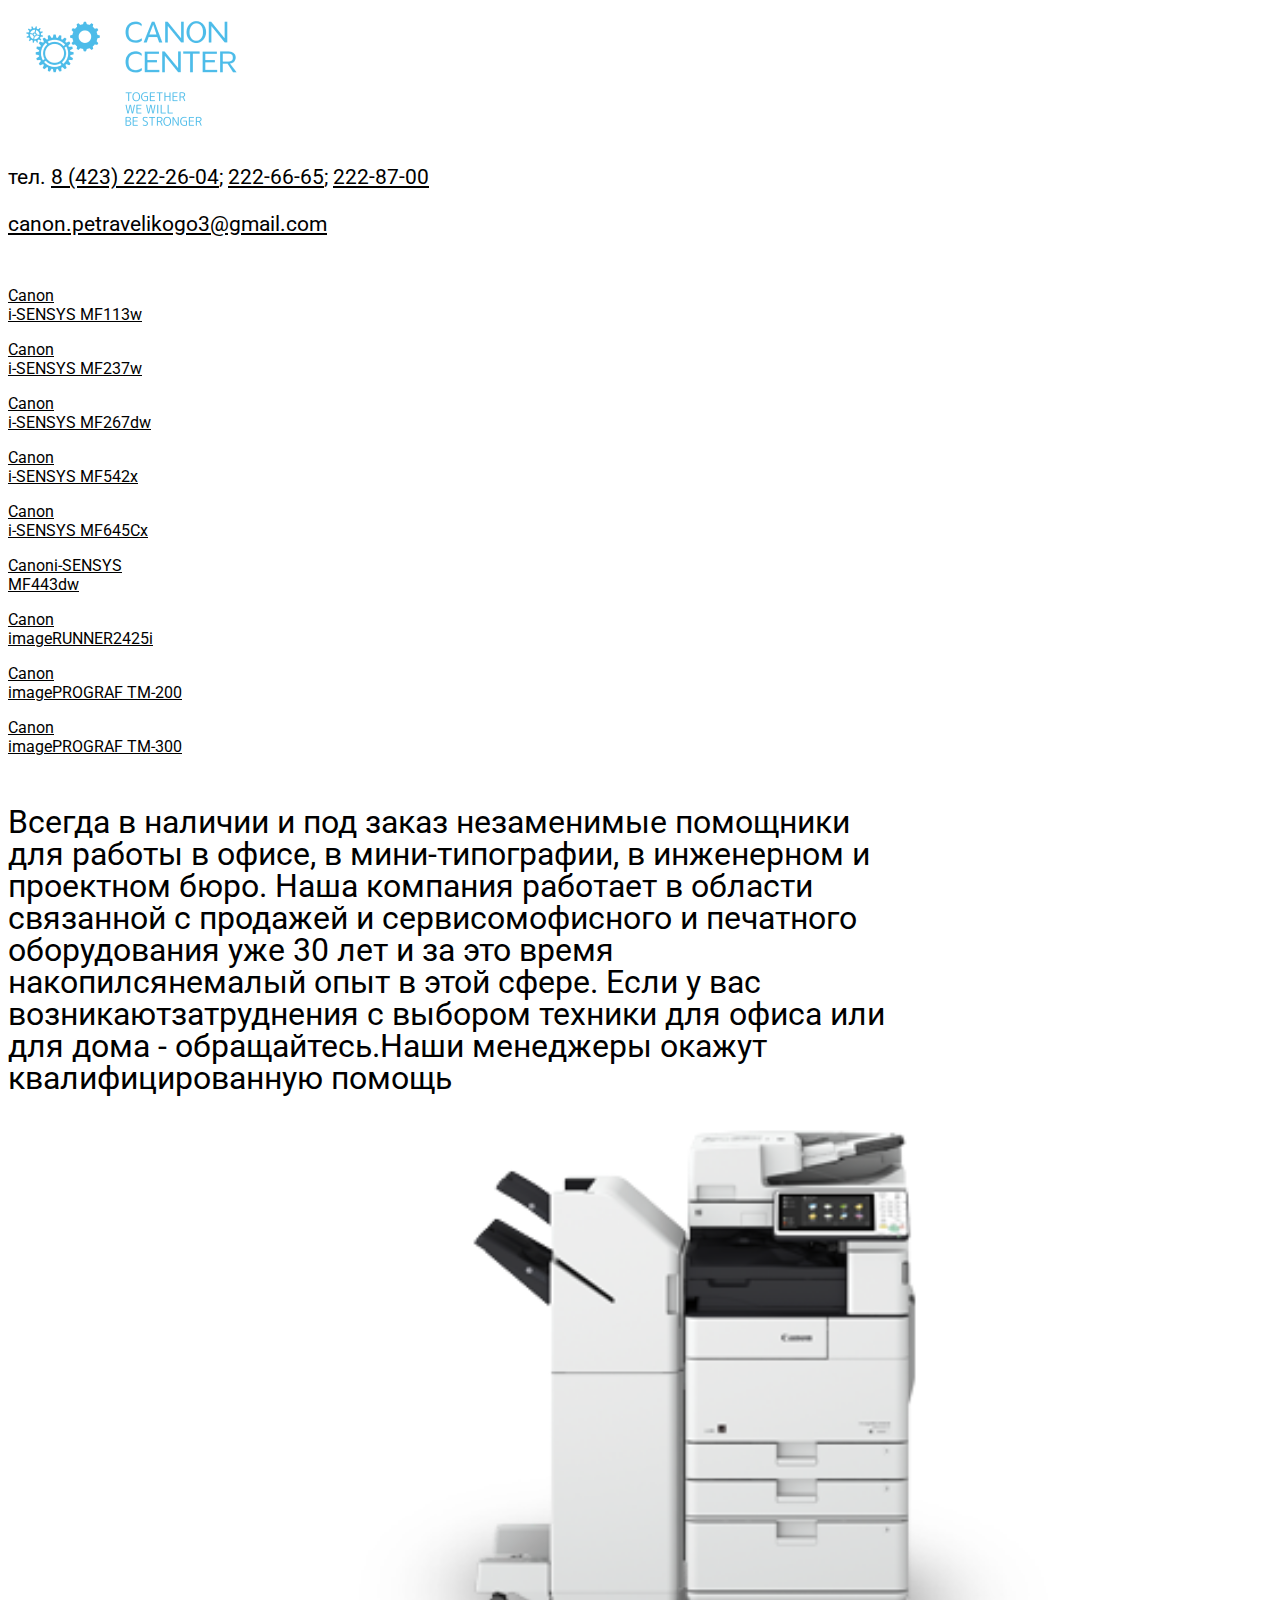
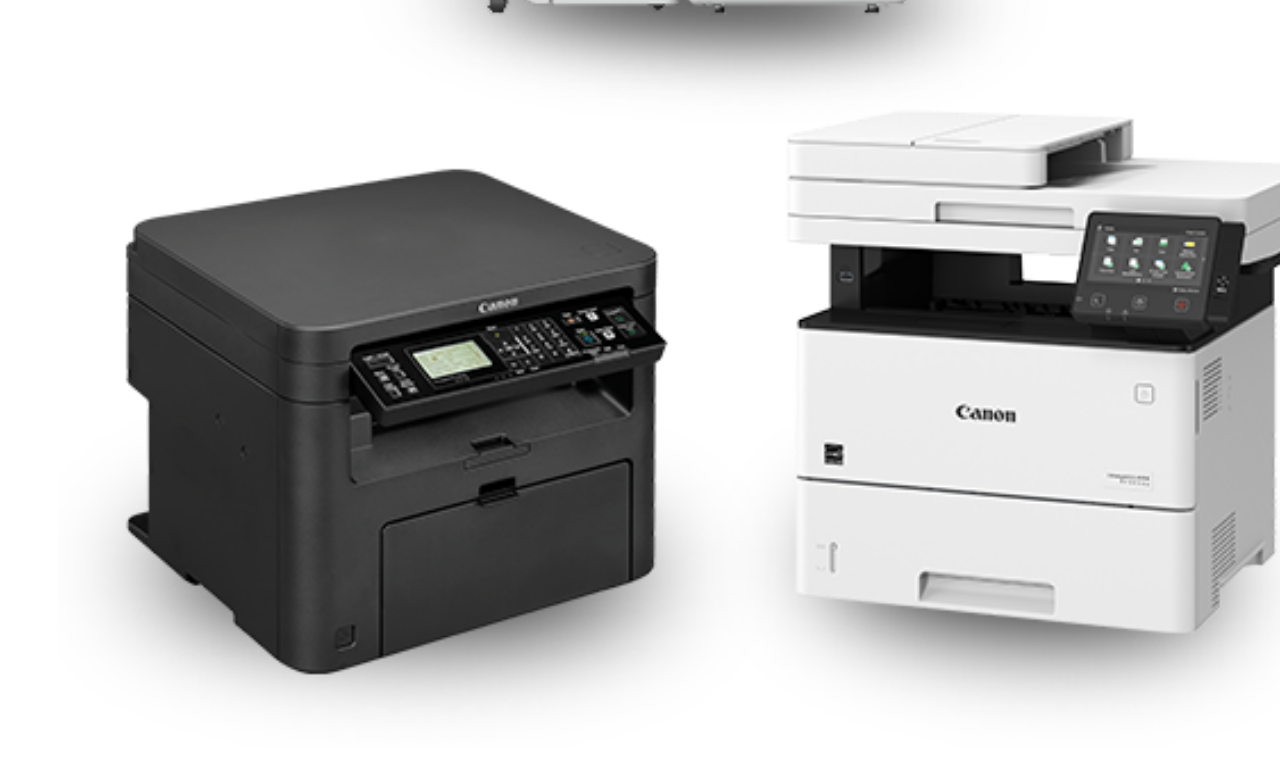
<file: index.html>
<!DOCTYPE html>

<html>


<head>
    <meta name="viewport" content="width=device-width, initial-scale=1">

    <link rel="preconnect" href="https://fonts.googleapis.com">
    <link rel="preconnect" href="https://fonts.gstatic.com" crossorigin>
    <link href="https://fonts.googleapis.com/css2?family=Roboto&display=swap" rel="stylesheet">
    <link rel="stylesheet" href="https://cdn.jsdelivr.net/npm/bootstrap@5.1.3/dist/css/bootstrap.min.css" integrity="sha384-1BmE4kWBq78iYhFldvKuhfTAU6auU8tT94WrHftjDbrCEXSU1oBoqyl2QvZ6jIW3" crossorigin="anonymous">
    
    <style>
        a {
            color: black !important;
        }
        
        body {
            font-family: 'Roboto', sans-serif;
        }

        .links p {
            margin-bottom: 0;  
        }

        .firstrow {
            margin-bottom: 50px;
        }

        .links {
            font-size: 16pt;
        }

        .link {
            font-size: 12pt;
            margin-right: 50px;
        }

        .text {
            width: 70%;
            min-width: 70%;
            font-size: 24pt;
            line-height: 24pt;
        }

        .img {
            position: absolute;
            top: 0;
            right: 0;
            width: 40%;
            margin-left: 50px;
        }

        .img img {
            width: 100%;
        }

        .main {
            margin-top: 50px;
        }

        @media (max-width: 1400px) {
            .img {
                position: static;
                width: 100%;
            }
        }

        @media (max-width: 1200px) {
            .main {
                display: block !important;
            }
            .text{
                width: 100%;
            }
            .img {
                width: 100%;
                margin-left: 0;
                margin-top: 50px;
            }
        }

        @media (max-width: 700px) {
            .firstrow {
                display: block !important;
            }

            .links {
                margin-top: 50px;
            }

            .logo {
                display: flex;
                justify-content: center;
            }
        }
    </style>

</head>


<body>

    <div class="container-fluid">
        <div class="d-flex justify-content-between align-items-center firstrow">
            <div class="logo">
                <img src="img/logo.png">
            </div>
            <div class="links">
                <p>тел. <a href="tel:84232222604">8 (423) 222-26-04</a>; <a href="tel:2226665">222-66-65</a>; <a href="tel:2228700">222-87-00</a></p>
                <p><a href="mailto:canon.petravelikogo3@gmail.com">canon.petravelikogo3@gmail.com</a></p>
            </div>
        </div>

        <div class="d-flex flex-wrap">
            <p class="link">
                <a href="http://canoni-sensysmf113w/">
                    Canon<br>
                    i-SENSYS MF113w
                </a>
            </p>
            <p class="link">
                <a href="http://canoni-sensysmf237w/">
                    Canon<br>
                    i-SENSYS MF237w
                </a>
            </p>
            <p class="link">
                <a href="http://canoni-sensysmf267dw/">
                    Canon<br>
                    i-SENSYS MF267dw
                </a>
            </p>
            <p class="link">
                <a href="http://canoni-sensysmf542x/">
                    Canon<br>
                    i-SENSYS MF542x
                </a>
            </p>
            <p class="link">
                <a href="http://canoni-sensysmf645cx/">
                    Canon<br>
                    i-SENSYS MF645Cx
                </a>
            </p>
            <p class="link">
                <a href="http://canoni-sensysmf443dw/">
                    Canoni-SENSYS<br>
                    MF443dw
                </a>
            </p>
            <p class="link">
                <a href="http://canonimagerunner2425i/">
                    Canon<br>
                    imageRUNNER2425i
                </a>
            </p>
            <p class="link">
                <a href="http://canonimageprograftm-200/">
                    Canon<br>
                    imagePROGRAF TM-200
                </a>
            </p>
            <p class="link">
                <a href="http://canonimageprograftm-300/">
                    Canon<br>
                    imagePROGRAF TM-300
                </a>
            </p>
            
        </div>

        <div class="position-relative main d-flex">
            <p class="text">
                Всегда в наличии и под заказ незаменимые помощники  для работы в офисе,
                в мини-типографии, в инженерном и проектном бюро. Наша компания работает в области связанной с продажей и сервисомофисного и печатного оборудования уже 30 лет и за это время накопилсянемалый опыт в этой сфере. Если у вас возникаютзатруднения с выбором техники для офиса или для дома - обращайтесь.Наши менеджеры окажут квалифицированную помощь
            </p>
            <div class="img">
                <img src="img/image.png">
            </div>
        </div>
    </div>

</body>


</html>
</file>
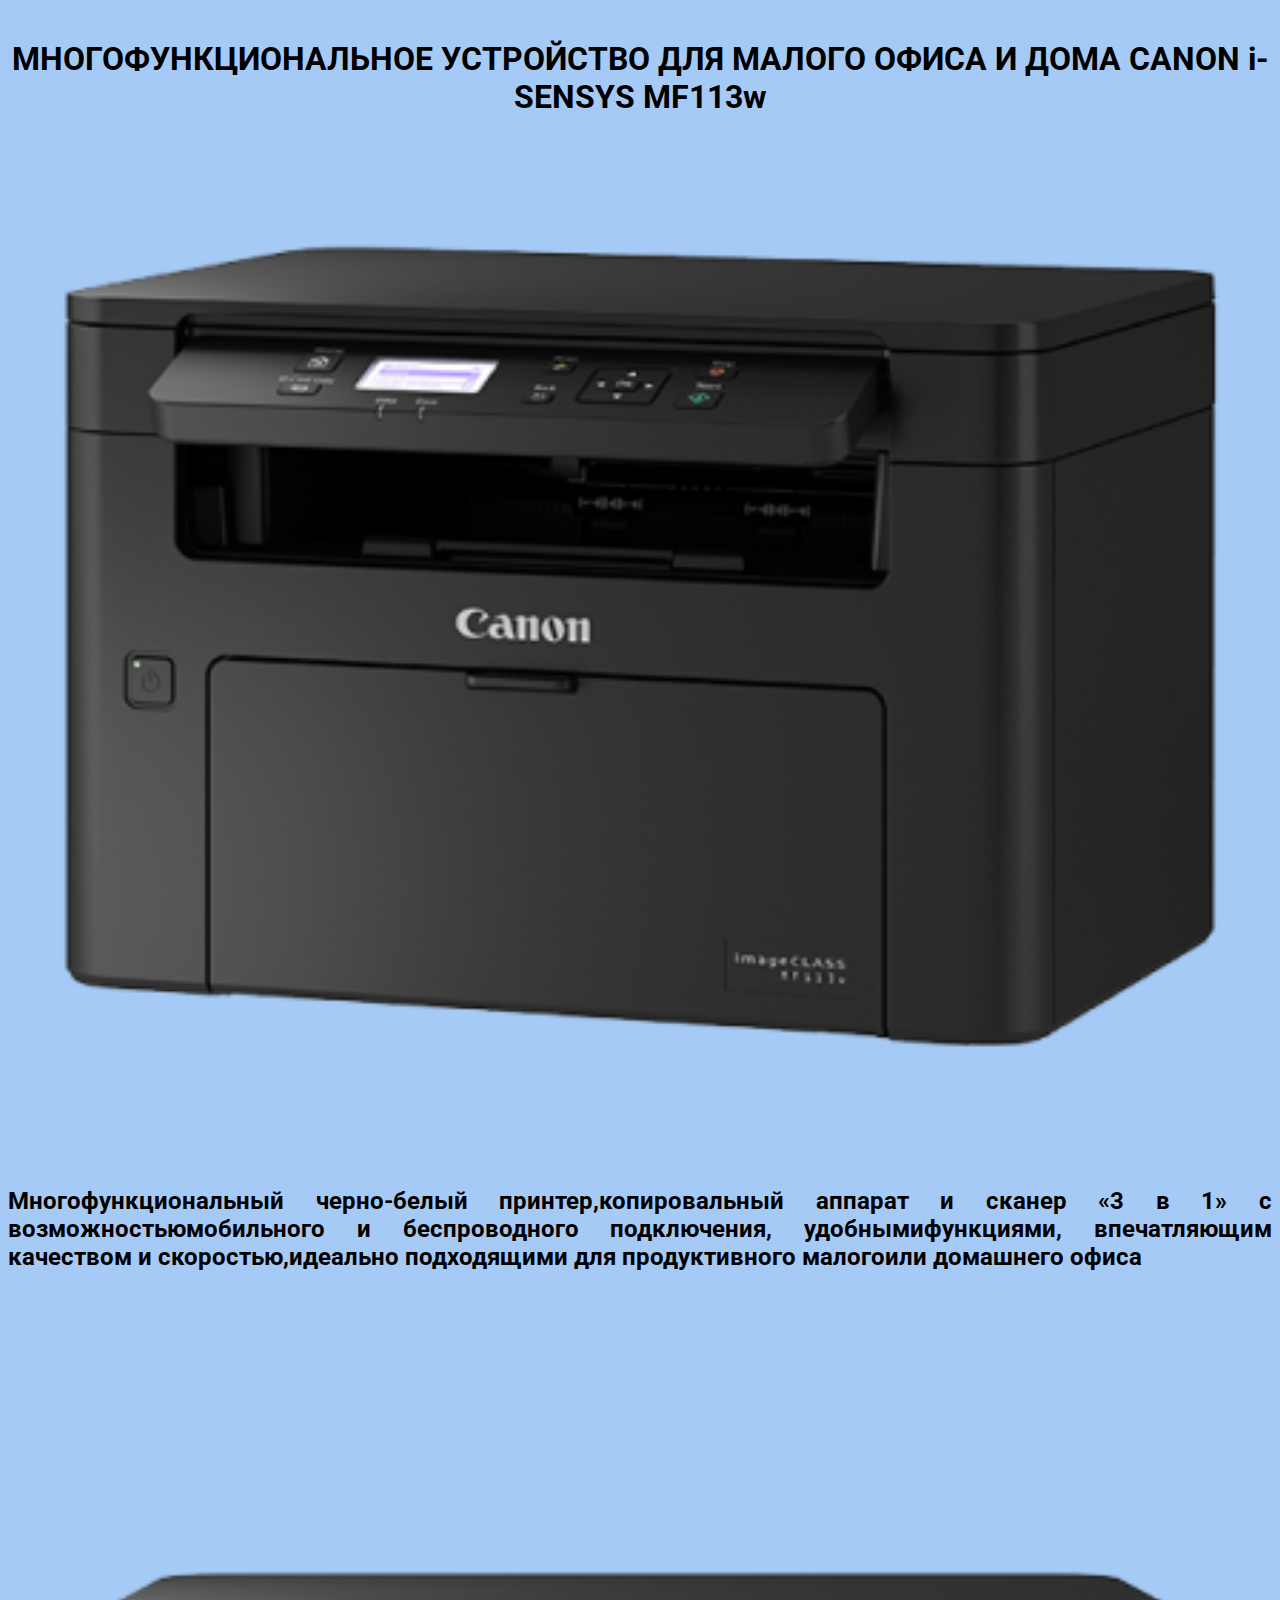
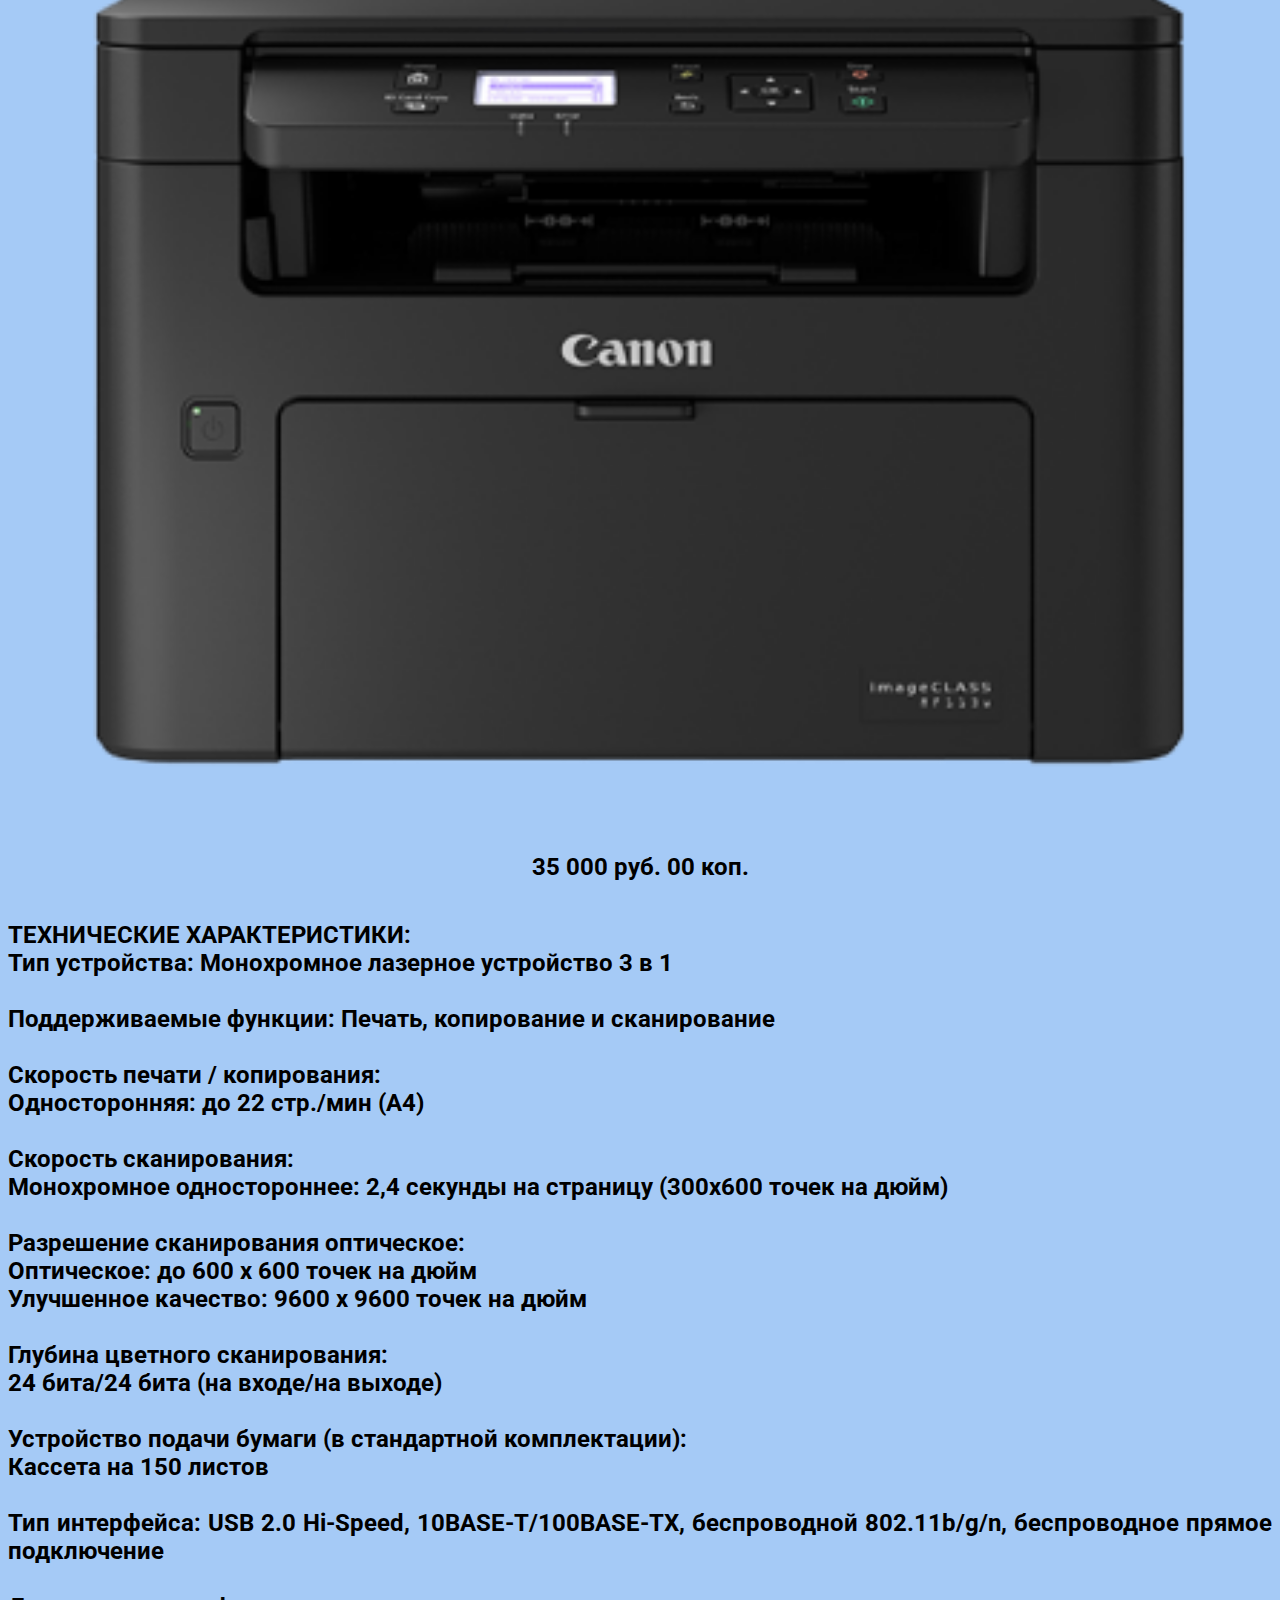
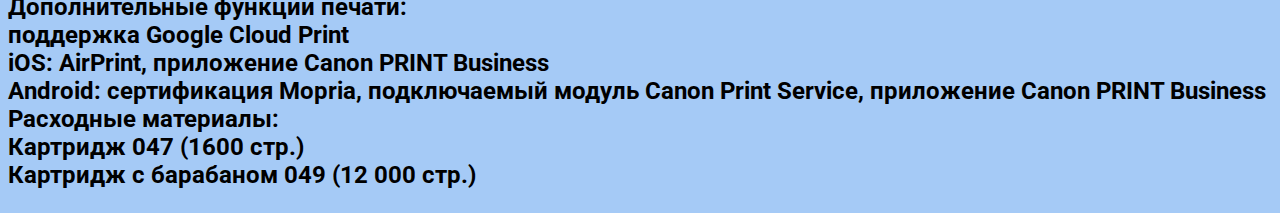
<file: canoni-sensysmf113w.html>
<!DOCTYPE html>

<html>


<head>
    <meta name="viewport" content="width=device-width, initial-scale=1">

    <link rel="preconnect" href="https://fonts.googleapis.com">
    <link rel="preconnect" href="https://fonts.gstatic.com" crossorigin>
    <link href="https://fonts.googleapis.com/css2?family=Roboto&display=swap" rel="stylesheet">
    <link rel="stylesheet" href="https://cdn.jsdelivr.net/npm/bootstrap@5.1.3/dist/css/bootstrap.min.css" integrity="sha384-1BmE4kWBq78iYhFldvKuhfTAU6auU8tT94WrHftjDbrCEXSU1oBoqyl2QvZ6jIW3" crossorigin="anonymous">
    
    <link rel="stylesheet" href="style.css">

</head>


<body>

    <div class="container">
        <h1>МНОГОФУНКЦИОНАЛЬНОЕ УСТРОЙСТВО ДЛЯ МАЛОГО ОФИСА И ДОМА CANON i-SENSYS MF113w </h1>


        <div class="row flex-lg-row-reverse">
            <div class="img col-xs-12 col-lg-4">
                <img src="img/canoni-sensysmf113w-1.png">
            </div>
            <p class="col">
                Многофункциональный черно-белый принтер,копировальный аппарат и сканер «3 в 1» с возможностьюмобильного и беспроводного подключения, удобнымифункциями, впечатляющим качеством и скоростью,идеально подходящими для продуктивного малогоили домашнего офиса

            </p>
        </div>
        <div class="row">
            <figure class="img col-xs-12 col-lg-4">
                <img src="img/canoni-sensysmf113w-2.png">
                <figcaption>35 000 руб. 00 коп.</figcaption>
            </figure>
        
        <p class="col">
            ТЕХНИЧЕСКИЕ ХАРАКТЕРИСТИКИ:<br>
            Тип устройства: Монохромное лазерное устройство 3 в 1<br>
            <br>
            Поддерживаемые функции: Печать, копирование и сканирование<br>
            <br>
            Скорость печати / копирования:<br>
            Односторонняя: до 22 стр./мин (A4)<br>
            <br>
            Скорость сканирования:<br>
            Монохромное одностороннее: 2,4 секунды на страницу (300x600 точек на дюйм)<br>
            <br>
            Разрешение сканирования оптическое: <br>
            Оптическое: до 600 x 600 точек на дюйм<br>
            Улучшенное качество: 9600 x 9600 точек на дюйм<br>
            <br>
            Глубина цветного сканирования:<br>
            24 бита/24 бита (на входе/на выходе)<br>
            <br>
            Устройство подачи бумаги (в стандартной комплектации):<br>
            Кассета на 150 листов<br>
            <br>
            Тип интерфейса: USB 2.0 Hi-Speed, 10BASE-T/100BASE-TX, беспроводной 802.11b/g/n, беспроводное прямое подключение<br>
            <br>
            Дополнительные функции печати:<br>
            поддержка Google Cloud Print<br>
            iOS: AirPrint, приложение Canon PRINT Business<br>
            Android: сертификация Mopria, подключаемый модуль Canon Print Service, приложение Canon PRINT Business <br>
            Расходные материалы:<br>
            Картридж 047 (1600 стр.)<br>
            Картридж с барабаном 049 (12 000 стр.) <br>


        </p>
        
        </div>
    </div>

    
</body>


</html>
</file>
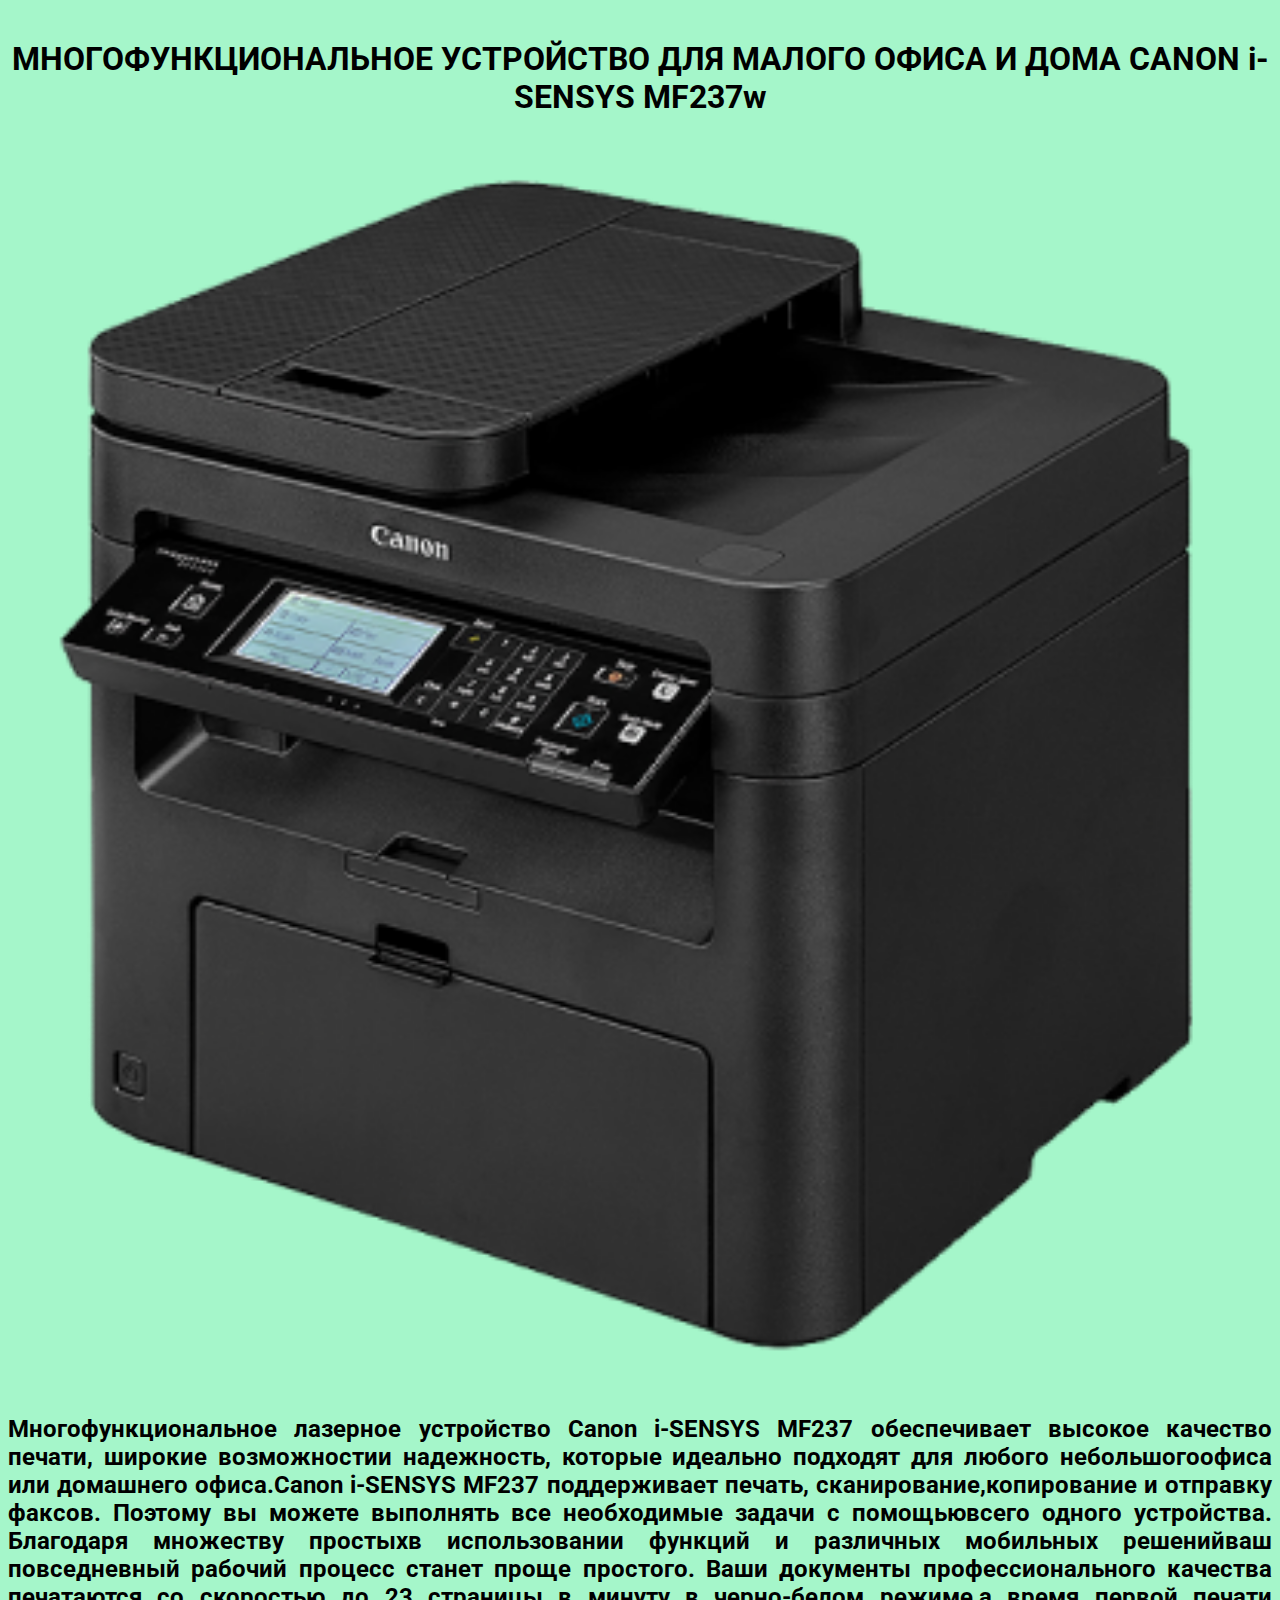
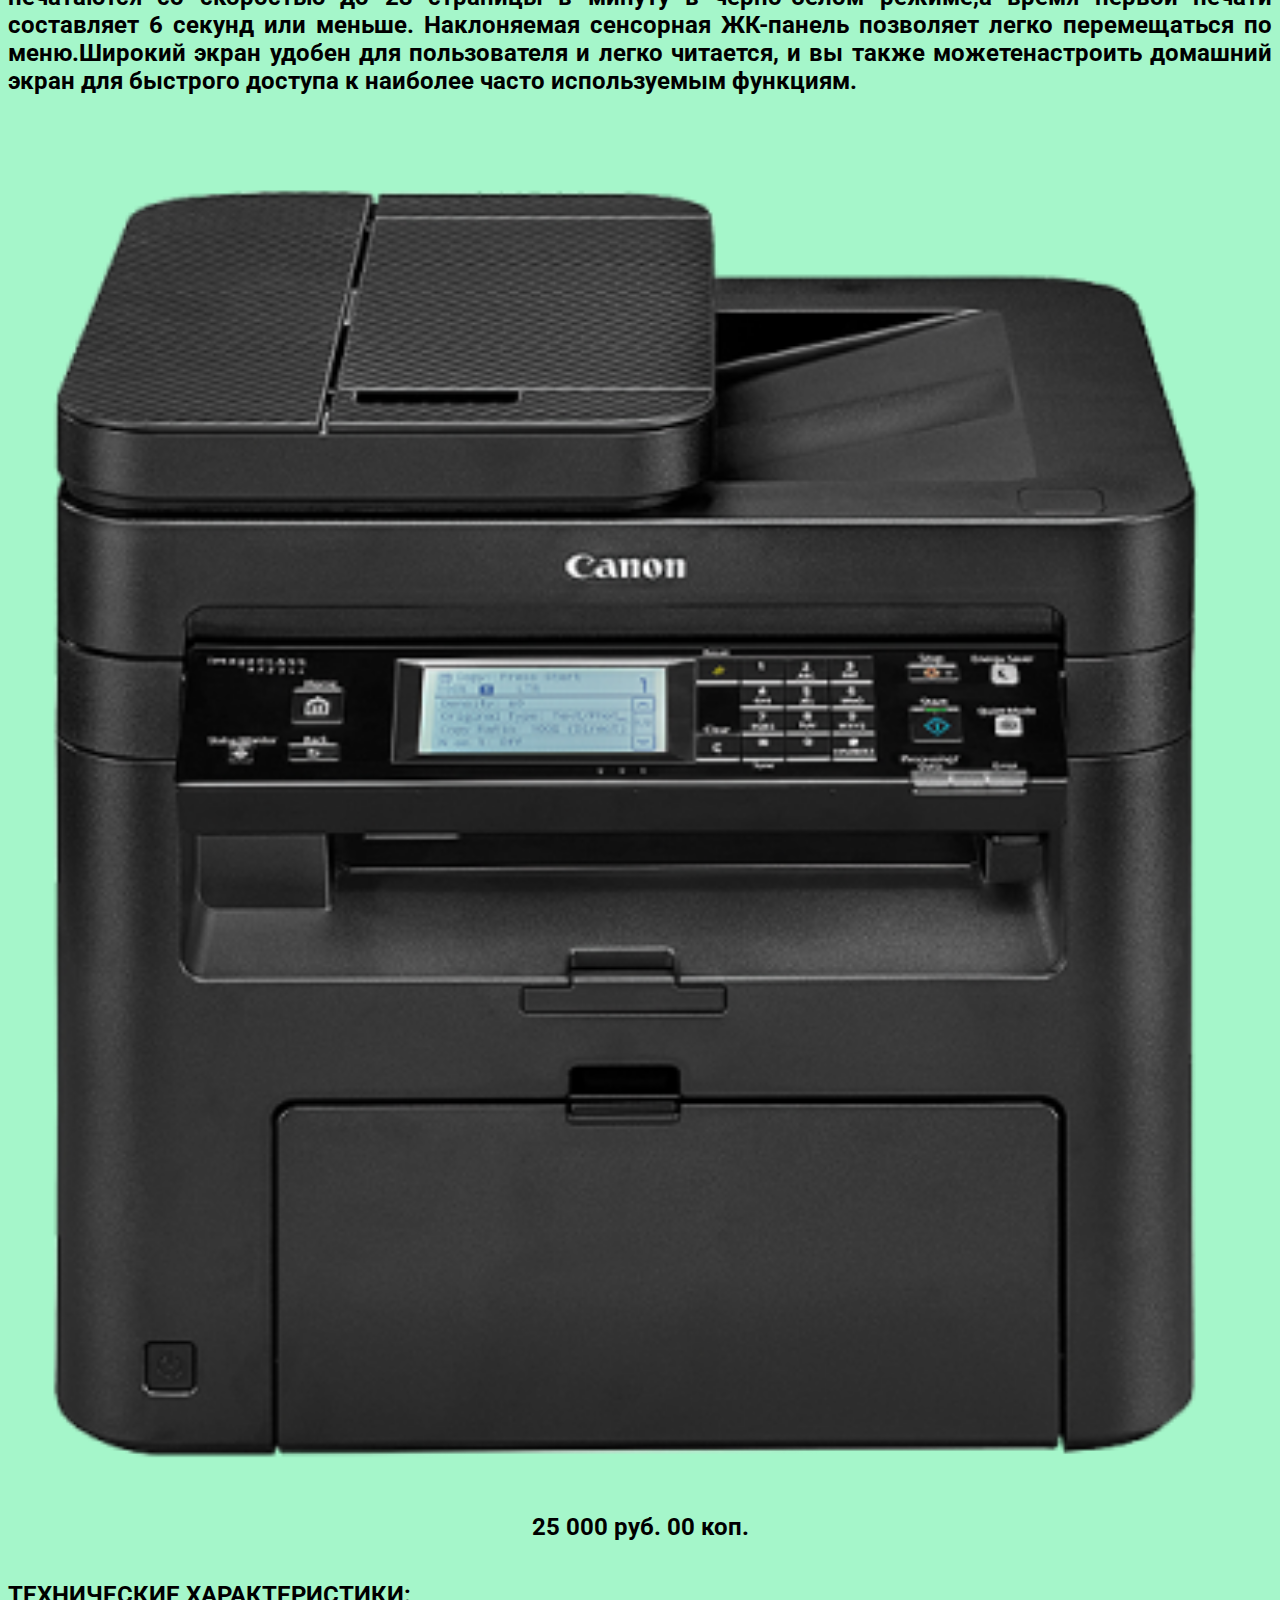
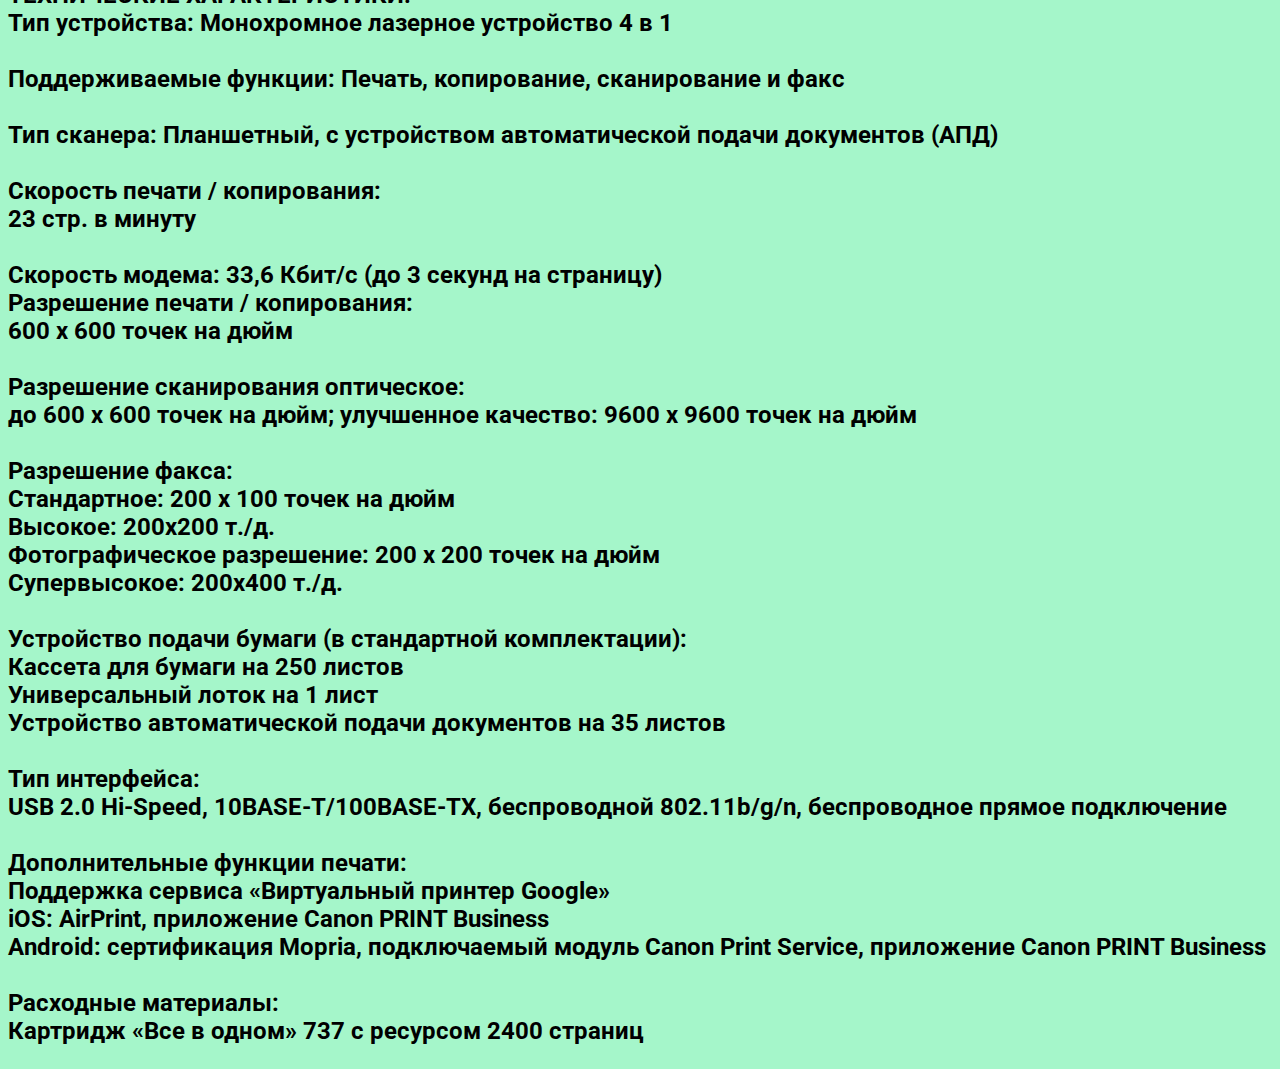
<file: canoni-sensysmf237w.html>
<!DOCTYPE html>

<html>


<head>
    <meta name="viewport" content="width=device-width, initial-scale=1">

    <link rel="preconnect" href="https://fonts.googleapis.com">
    <link rel="preconnect" href="https://fonts.gstatic.com" crossorigin>
    <link href="https://fonts.googleapis.com/css2?family=Roboto&display=swap" rel="stylesheet">
    <link rel="stylesheet" href="https://cdn.jsdelivr.net/npm/bootstrap@5.1.3/dist/css/bootstrap.min.css" integrity="sha384-1BmE4kWBq78iYhFldvKuhfTAU6auU8tT94WrHftjDbrCEXSU1oBoqyl2QvZ6jIW3" crossorigin="anonymous">
    <link rel="stylesheet" href="style.css">

    <style>
        body {
            background-color: rgba(165, 246, 202, 1);
        }
    </style>

</head>


<body>

    <div class="container">
        <h1>МНОГОФУНКЦИОНАЛЬНОЕ УСТРОЙСТВО ДЛЯ МАЛОГО ОФИСА И ДОМА CANON i-SENSYS MF237w</h1>


        <div class="row flex-md-row-reverse">
            <div class="img col-xs-12 col-md-6 col-xl-4">
                <img src="img/canoni-sensysmf237w-1.png">
            </div>
            <p class="col">
                Многофункциональное лазерное устройство Canon i-SENSYS MF237 обеспечивает высокое качество печати, широкие возможностии надежность, которые идеально подходят для любого небольшогоофиса или домашнего офиса.Canon i-SENSYS MF237 поддерживает печать, сканирование,копирование и отправку факсов. Поэтому вы можете выполнять все необходимые задачи с помощьювсего одного устройства. Благодаря множеству простыхв использовании функций и различных мобильных решенийваш повседневный рабочий процесс станет проще простого.
                Ваши документы профессионального качества печатаются со скоростью до 23 страницы в минуту в черно-белом режиме,а время первой печати составляет 6 секунд или меньше. 
                Наклоняемая сенсорная ЖК-панель позволяет легко перемещаться по меню.Широкий экран удобен для пользователя и легко читается, и вы также можетенастроить домашний экран для быстрого доступа к наиболее часто используемым функциям.
            
            </p>
        </div>
        <div class="row">
            <figure class="img col-xs-12 col-md-6 col-xl-4">
                <img src="img/canoni-sensysmf237w-2.png">
                <figcaption>25 000 руб. 00 коп.</figcaption>
            </figure>
            <p class="col">
                ТЕХНИЧЕСКИЕ ХАРАКТЕРИСТИКИ:<br>
                Тип устройства: Монохромное лазерное устройство 4 в 1<br>
                <br>
                Поддерживаемые функции: Печать, копирование, сканирование и факс<br>
                <br>
                Тип сканера: Планшетный, с устройством автоматической подачи документов (АПД)<br>
                <br>
                Скорость печати / копирования:<br>
                23 стр. в минуту<br>
                <br>
                Скорость модема: 33,6 Кбит/с (до 3 секунд на страницу)<br>
                Разрешение печати / копирования:<br>
                600 x 600 точек на дюйм<br>
                <br>
                Разрешение сканирования оптическое: <br>
                до 600 x 600 точек на дюйм; улучшенное качество: 9600 x 9600 точек на дюйм<br>
                <br>
                Разрешение факса:<br>
                Стандартное: 200 x 100 точек на дюйм<br>
                Высокое: 200x200 т./д.<br>
                Фотографическое разрешение: 200 x 200 точек на дюйм<br>
                Супервысокое: 200x400 т./д.<br>
                <br>
                Устройство подачи бумаги (в стандартной комплектации):<br>
                Кассета для бумаги на 250 листов<br>
                Универсальный лоток на 1 лист<br>
                Устройство автоматической подачи документов на 35 листов<br>
                <br>
                Тип интерфейса:<br>
                USB 2.0 Hi-Speed, 10BASE-T/100BASE-TX, беспроводной 802.11b/g/n, беспроводное прямое подключение<br>
                <br>
                Дополнительные функции печати:<br>
                Поддержка сервиса «Виртуальный принтер Google»<br>
                iOS: AirPrint, приложение Canon PRINT Business<br>
                Android: сертификация Mopria, подключаемый модуль Canon Print Service, приложение Canon PRINT Business<br>
                <br>
                Расходные материалы:<br>
                Картридж «Все в одном» 737 с ресурсом 2400 страниц
                            
            </p>
        </div>
        

    </div>

    
</body>


</html>
</file>
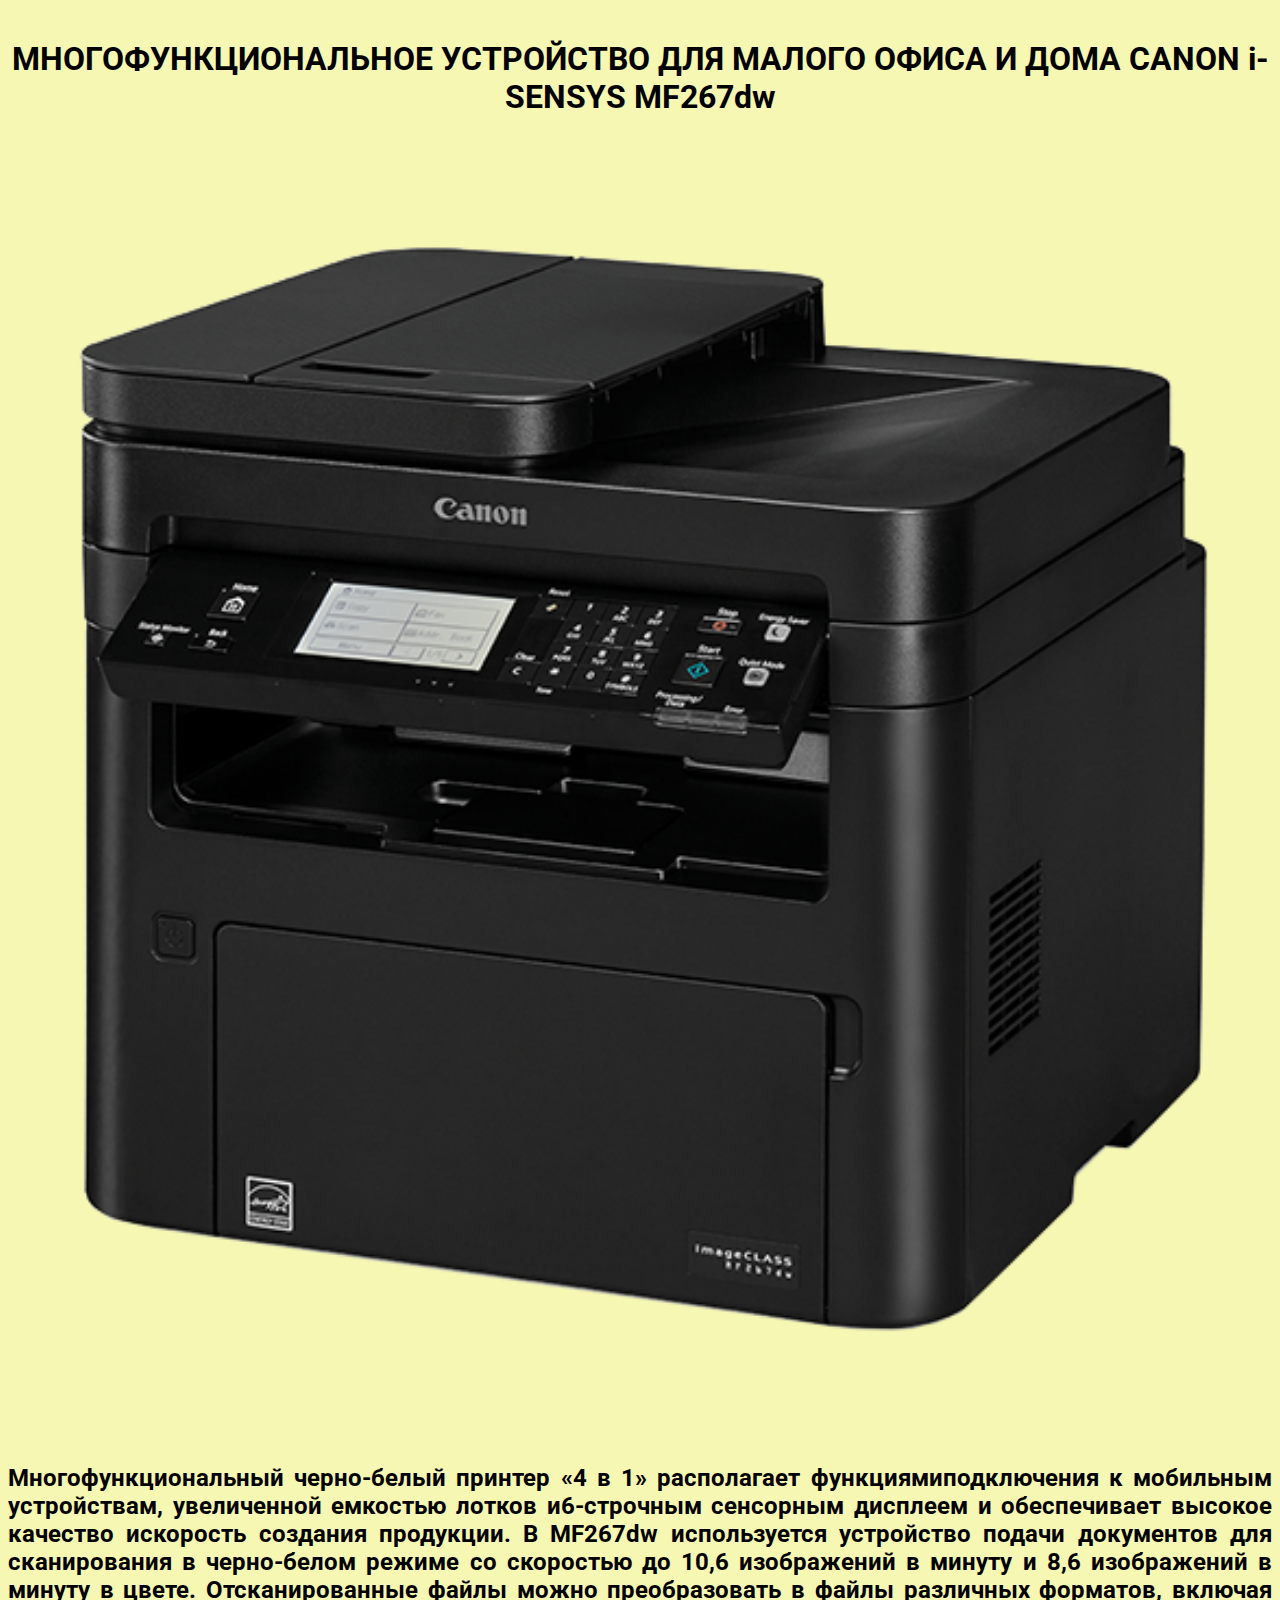
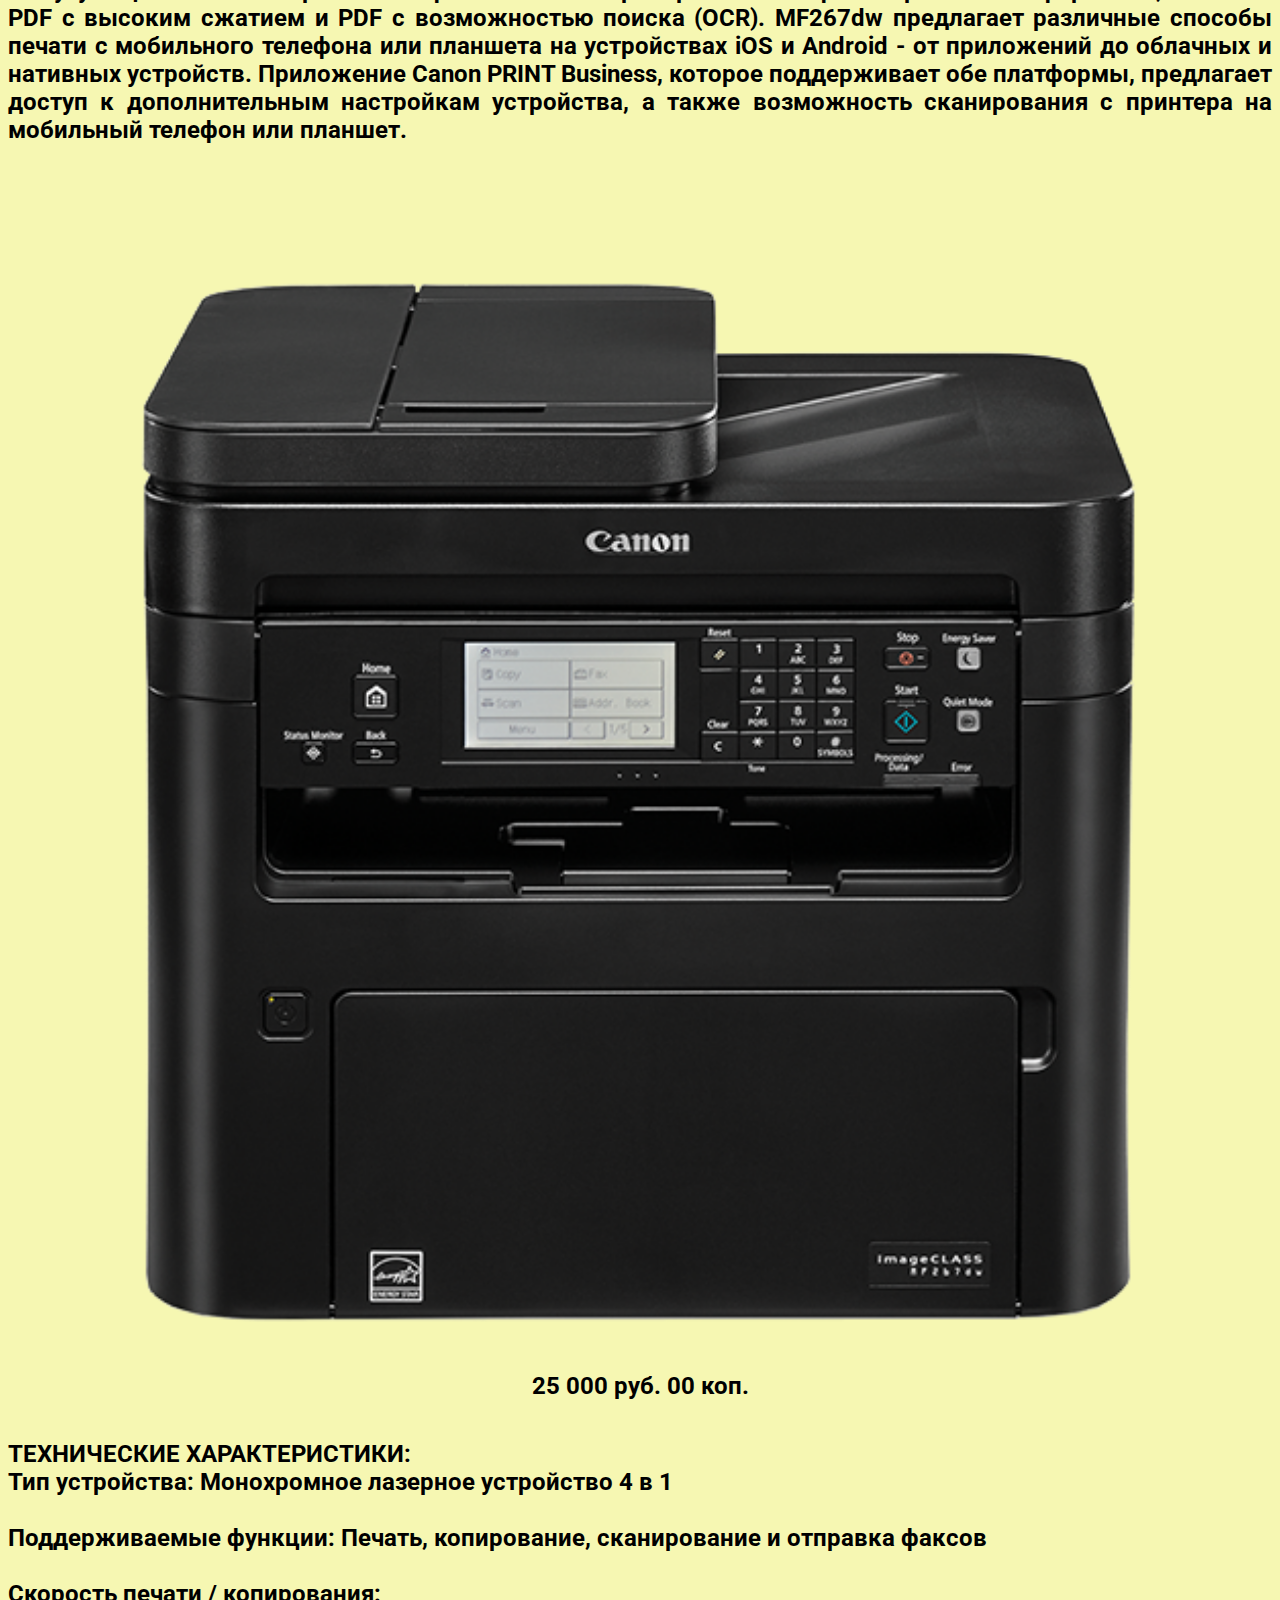
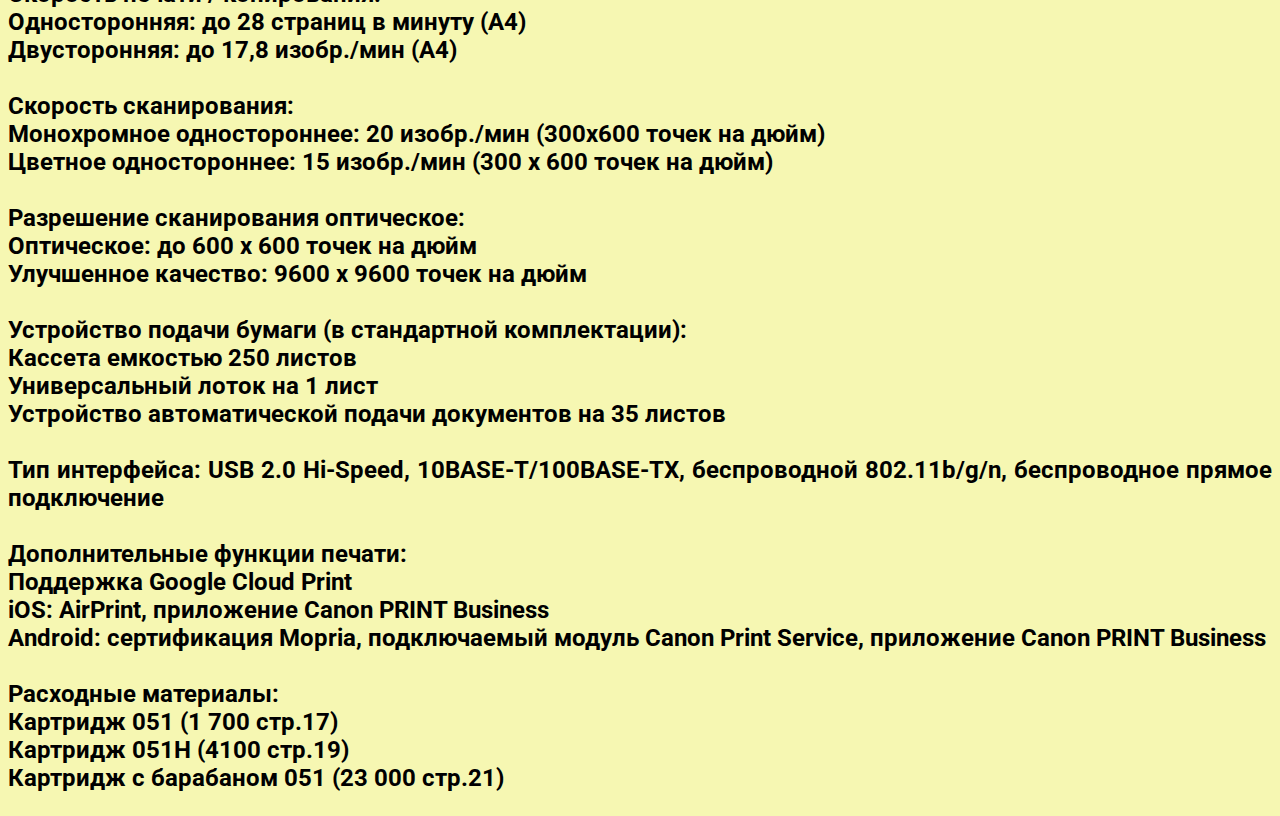
<file: canoni-sensysmf267dw.html>
<!DOCTYPE html>

<html>


<head>
    <meta name="viewport" content="width=device-width, initial-scale=1">

    <link rel="preconnect" href="https://fonts.googleapis.com">
    <link rel="preconnect" href="https://fonts.gstatic.com" crossorigin>
    <link href="https://fonts.googleapis.com/css2?family=Roboto&display=swap" rel="stylesheet">
    <link rel="stylesheet" href="https://cdn.jsdelivr.net/npm/bootstrap@5.1.3/dist/css/bootstrap.min.css" integrity="sha384-1BmE4kWBq78iYhFldvKuhfTAU6auU8tT94WrHftjDbrCEXSU1oBoqyl2QvZ6jIW3" crossorigin="anonymous">
    <link rel="stylesheet" href="style.css">

    <style>
        body {
            background-color: rgba(244, 246, 165, 0.86);
        }
    </style>

</head>


<body>

    <div class="container">
        <h1>МНОГОФУНКЦИОНАЛЬНОЕ УСТРОЙСТВО ДЛЯ МАЛОГО ОФИСА И ДОМА CANON i-SENSYS MF267dw</h1>
        <div class="row flex-lg-row-reverse">
            <div class="img col-xs-12 col-lg-4">
                <img src="img/canoni-sensysmf267dw-1.png">
            </div>
            <p class="col">

                Многофункциональный черно-белый принтер «4 в 1» располагает функциямиподключения к мобильным устройствам, увеличенной емкостью лотков и6-строчным сенсорным дисплеем и обеспечивает высокое качество искорость создания продукции.
                В MF267dw используется устройство подачи документов для сканирования в черно-белом режиме со скоростью до 10,6 изображений в минуту и 8,6 изображений в минуту в цвете. Отсканированные файлы можно преобразовать в файлы различных форматов, включая PDF с высоким сжатием и PDF с возможностью поиска (OCR).
                MF267dw предлагает различные способы печати с мобильного телефона или планшета на устройствах iOS и Android - от приложений до облачных и нативных устройств. Приложение Canon PRINT Business, которое поддерживает обе платформы, предлагает доступ к дополнительным настройкам устройства, а также возможность сканирования с принтера на мобильный телефон или планшет.
            
            </p>
        </div>
        <div class="row">
            <figure class="img col-xs-12 col-lg-4">
                <img src="img/canoni-sensysmf267dw-2.png">
                <figcaption>25 000 руб. 00 коп.</figcaption>
            </figure>

            <p class="col"> 
                ТЕХНИЧЕСКИЕ ХАРАКТЕРИСТИКИ:<br>
                Тип устройства: Монохромное лазерное устройство 4 в 1<br>
                <br>
                Поддерживаемые функции: Печать, копирование, сканирование и отправка факсов<br>
                <br>
                Скорость печати / копирования:<br>
                Односторонняя: до 28 страниц в минуту (A4)<br>
                Двусторонняя: до 17,8 изобр./мин (A4)<br>
                <br>
                Скорость сканирования:<br>
                Монохромное одностороннее: 20 изобр./мин (300x600 точек на дюйм)<br>
                Цветное одностороннее: 15 изобр./мин (300 x 600 точек на дюйм)<br>
                <br>
                Разрешение сканирования оптическое: <br>
                Оптическое: до 600 x 600 точек на дюйм<br>
                Улучшенное качество: 9600 x 9600 точек на дюйм<br>
                <br>
                Устройство подачи бумаги (в стандартной комплектации):<br>
                Кассета емкостью 250 листов<br>
                Универсальный лоток на 1 лист<br>
                Устройство автоматической подачи документов на 35 листов<br>
                <br>
                Тип интерфейса: USB 2.0 Hi-Speed, 10BASE-T/100BASE-TX, беспроводной 802.11b/g/n, беспроводное прямое подключение<br>
                <br>
                Дополнительные функции печати:<br>
                Поддержка Google Cloud Print<br>
                iOS: AirPrint, приложение Canon PRINT Business<br>
                Android: сертификация Mopria, подключаемый модуль Canon Print Service, приложение Canon PRINT Business <br>
                <br>
                Расходные материалы:<br>
                Картридж 051 (1 700 стр.17)<br>
                Картридж 051H (4100 стр.19)<br>
                Картридж с барабаном 051 (23 000 стр.21)<br>
    
                            
            </p>
        </div>

    </div>

    
</body>


</html>
</file>
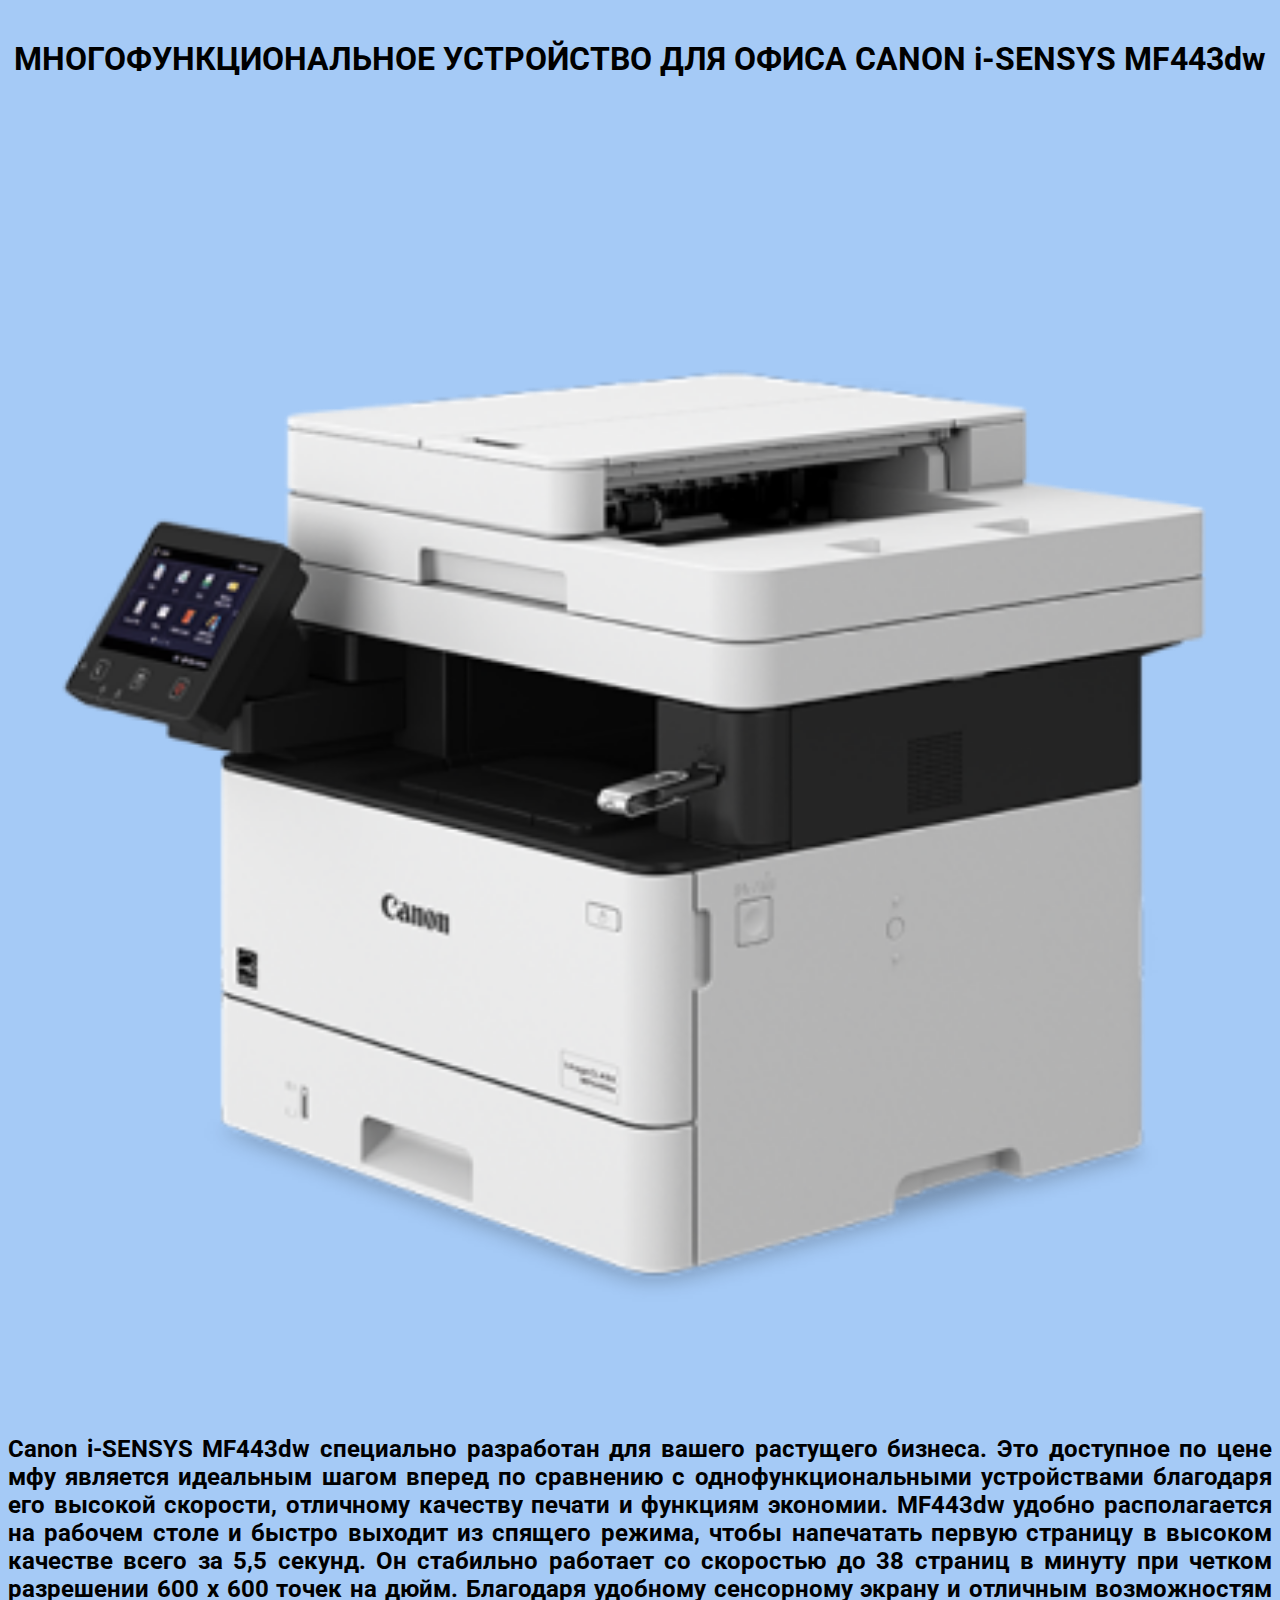
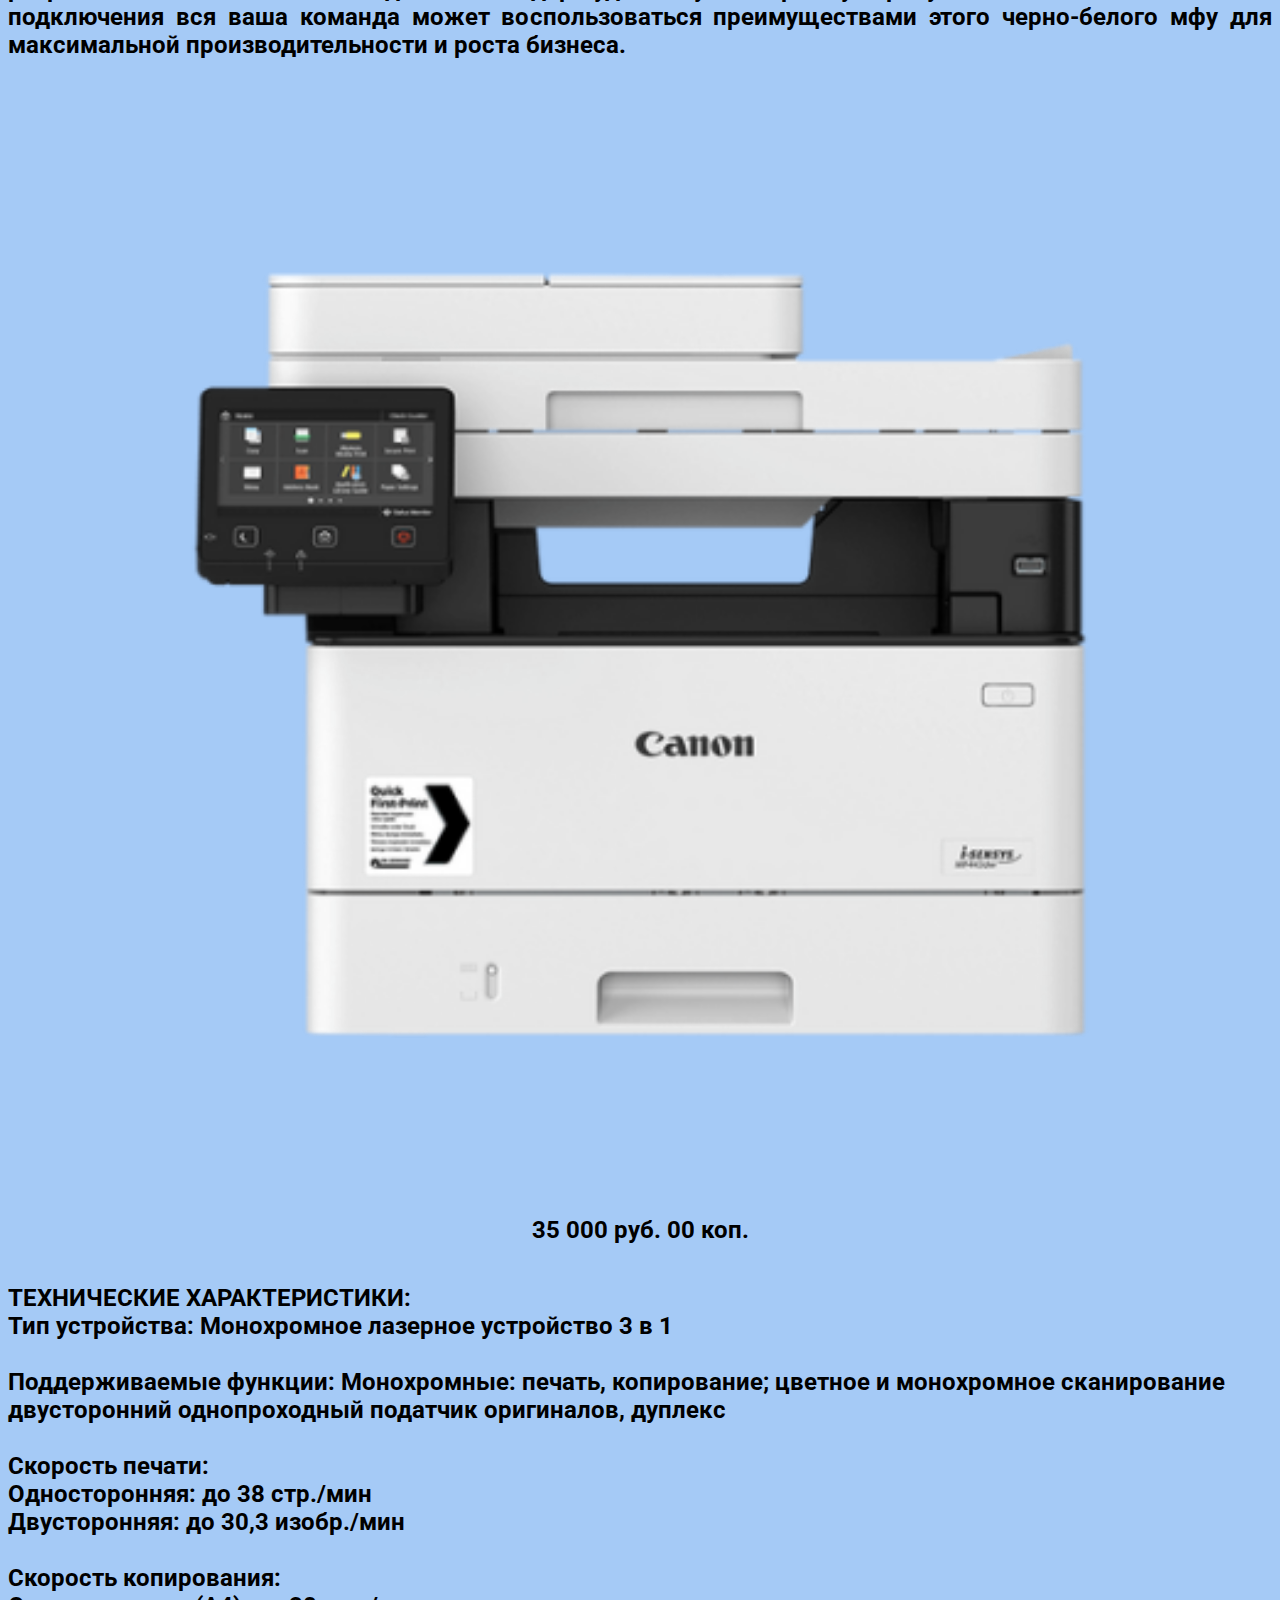
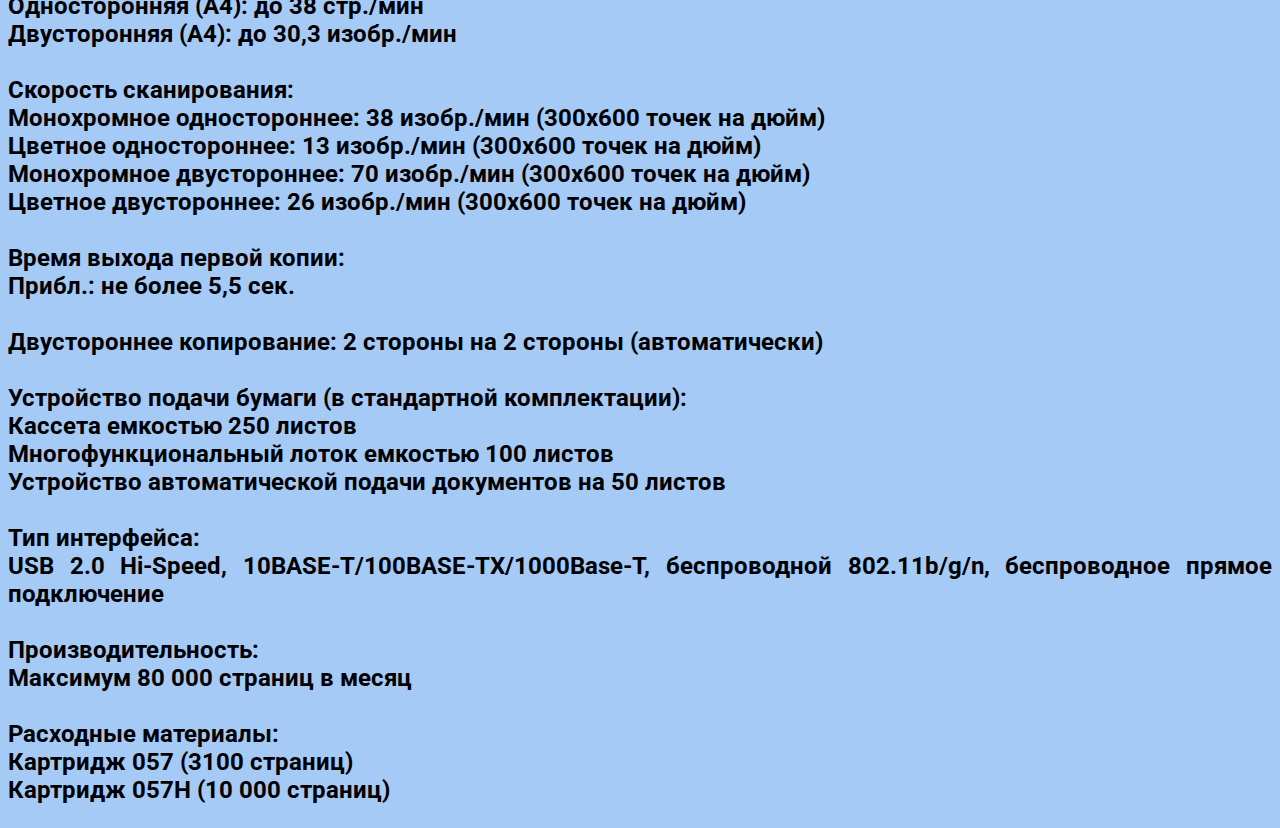
<file: canoni-sensysmf443dw.html>
<!DOCTYPE html>

<html>


<head>
    <meta name="viewport" content="width=device-width, initial-scale=1">

    <link rel="preconnect" href="https://fonts.googleapis.com">
    <link rel="preconnect" href="https://fonts.gstatic.com" crossorigin>
    <link href="https://fonts.googleapis.com/css2?family=Roboto&display=swap" rel="stylesheet">
    <link rel="stylesheet" href="https://cdn.jsdelivr.net/npm/bootstrap@5.1.3/dist/css/bootstrap.min.css" integrity="sha384-1BmE4kWBq78iYhFldvKuhfTAU6auU8tT94WrHftjDbrCEXSU1oBoqyl2QvZ6jIW3" crossorigin="anonymous">
    <link rel="stylesheet" href="style.css">

    <style>
        body {
            background-color: rgba(165, 202, 246, 1);
        }
    </style>

</head>


<body>

    <div class="container">
        <h1>МНОГОФУНКЦИОНАЛЬНОЕ УСТРОЙСТВО ДЛЯ ОФИСА CANON i-SENSYS MF443dw</h1>

        <div class="row flex-lg-row-reverse">
            <div class="img col-xs-12 col-lg-4">
                <img src="img/canoni-sensysmf443dw-1.png">
            </div>
            <p class="col">
                Canon i-SENSYS MF443dw специально разработан для вашего растущего бизнеса. Это доступное по цене мфу является идеальным шагом вперед по сравнению с однофункциональными устройствами благодаря его высокой скорости, отличному качеству печати и функциям экономии. MF443dw удобно располагается на рабочем столе и быстро выходит из спящего режима, чтобы напечатать первую страницу в высоком качестве всего за 5,5 секунд. Он стабильно работает со скоростью до 38 страниц в минуту при четком разрешении 600 x 600 точек на дюйм. Благодаря удобному сенсорному экрану и отличным возможностям подключения вся ваша команда может воспользоваться преимуществами этого черно-белого мфу для максимальной производительности и роста бизнеса.

            </p>
        </div>
        <div class="row">
            <figure class="img col-xs-12 col-lg-4">
                <img src="img/canoni-sensysmf443dw-2.png">
                <figcaption>35 000 руб. 00 коп.</figcaption>
            </figure>
            <p class="col">
                ТЕХНИЧЕСКИЕ ХАРАКТЕРИСТИКИ:<br>
                Тип устройства: Монохромное лазерное устройство 3 в 1<br>
                <br>
                Поддерживаемые функции: Монохромные: печать, копирование; цветное и монохромное сканирование<br>
                двусторонний однопроходный податчик оригиналов, дуплекс<br>
                <br>
                Скорость печати:<br>
                Односторонняя: до 38 стр./мин<br>
                Двусторонняя: до 30,3 изобр./мин<br>
                <br>
                Скорость копирования:<br>
                Односторонняя (A4): до 38 стр./мин<br>
                Двусторонняя (A4): до 30,3 изобр./мин<br>
                <br>
                Скорость сканирования:<br>
                Монохромное одностороннее: 38 изобр./мин (300x600 точек на дюйм)<br>
                Цветное одностороннее: 13 изобр./мин (300x600 точек на дюйм)<br>
                Монохромное двустороннее: 70 изобр./мин (300x600 точек на дюйм)<br>
                Цветное двустороннее: 26 изобр./мин (300x600 точек на дюйм)<br>
                <br>
                Время выхода первой копии:<br>
                Прибл.: не более 5,5 сек.<br>
                <br>
                Двустороннее копирование: 2 стороны на 2 стороны (автоматически)<br>
                <br>
                Устройство подачи бумаги (в стандартной комплектации):<br>
                Кассета емкостью 250 листов<br>
                Многофункциональный лоток емкостью 100 листов<br>
                Устройство автоматической подачи документов на 50 листов<br>
                <br>
                Тип интерфейса:<br>
                USB 2.0 Hi-Speed, 10BASE-T/100BASE-TX/1000Base-T, беспроводной 802.11b/g/n, беспроводное прямое подключение<br>
                <br>
                Производительность:<br>
                Максимум 80 000 страниц в месяц<br>
                <br>
                Расходные материалы:<br>
                Картридж 057 (3100 страниц)<br>
                Картридж 057H (10 000 страниц)<br>
    
    
    
                            
            </p>
        </div>
       

    </div>

    
</body>


</html>
</file>
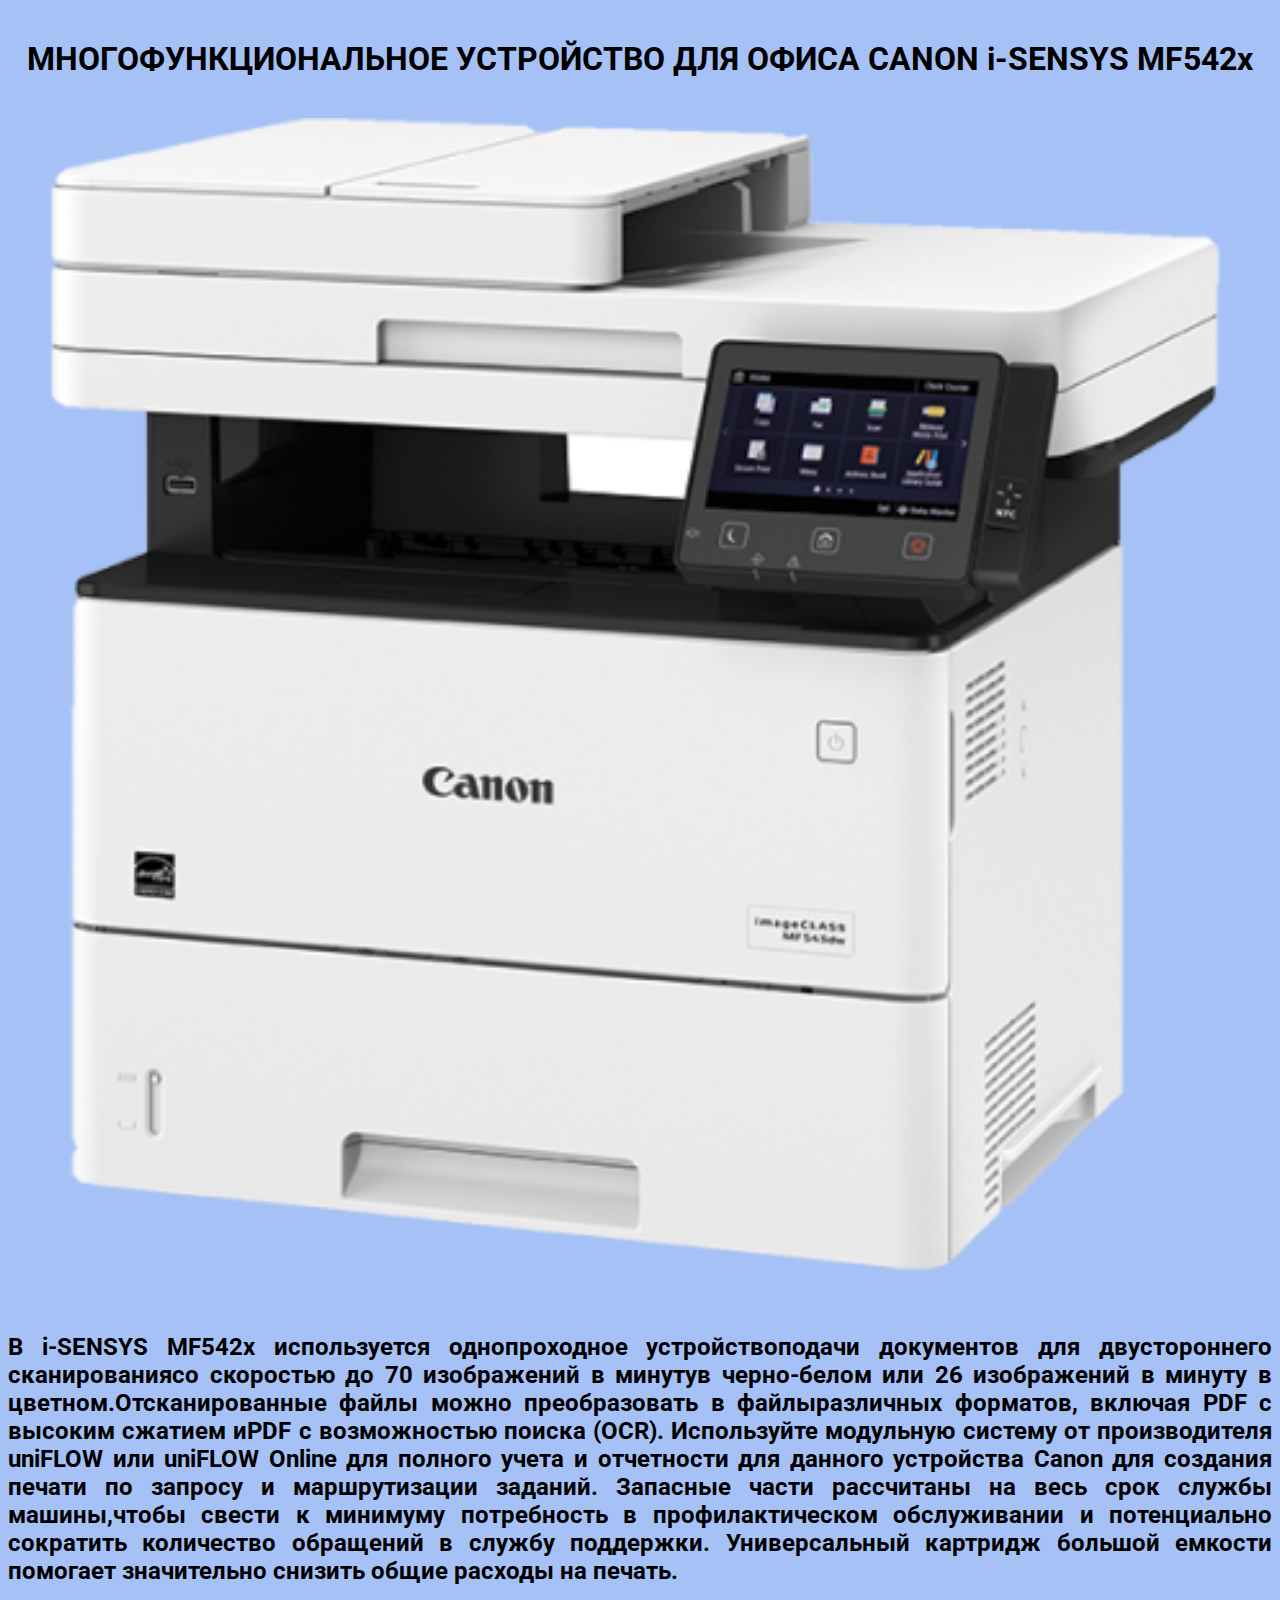
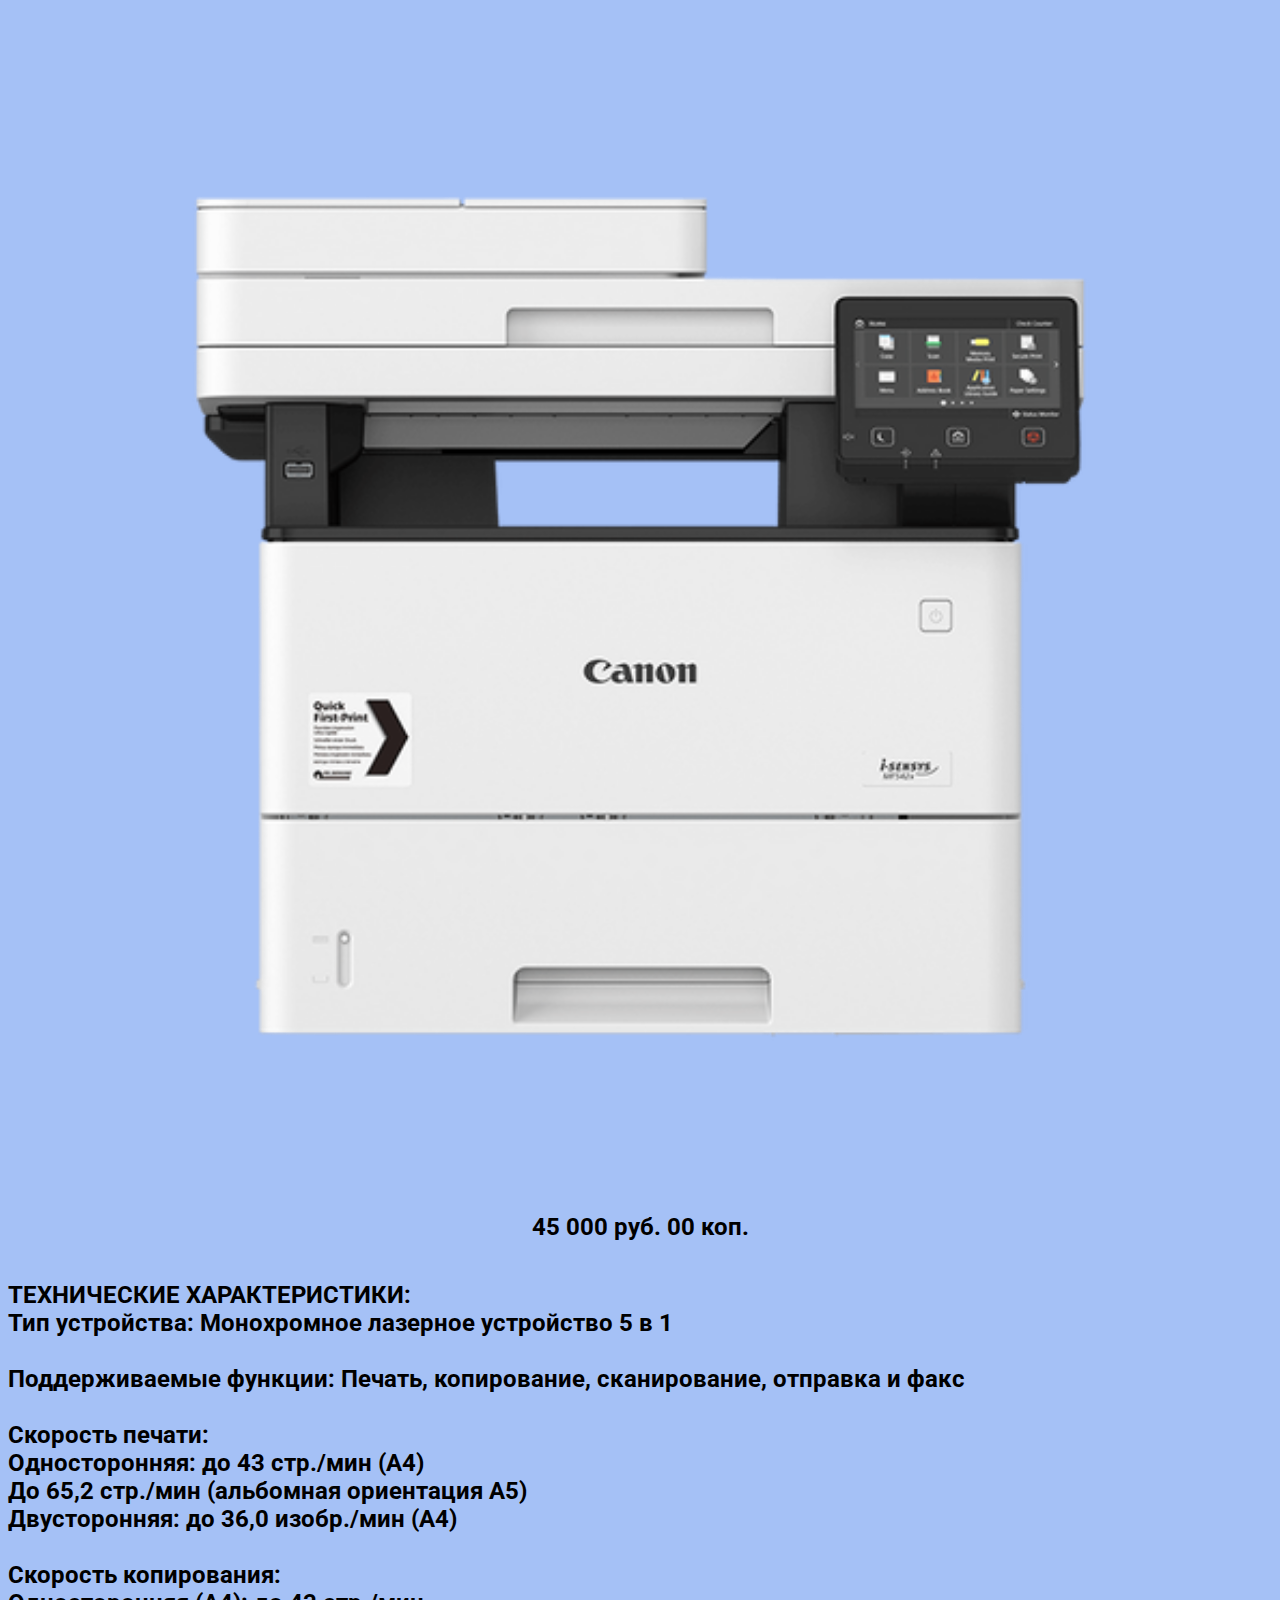
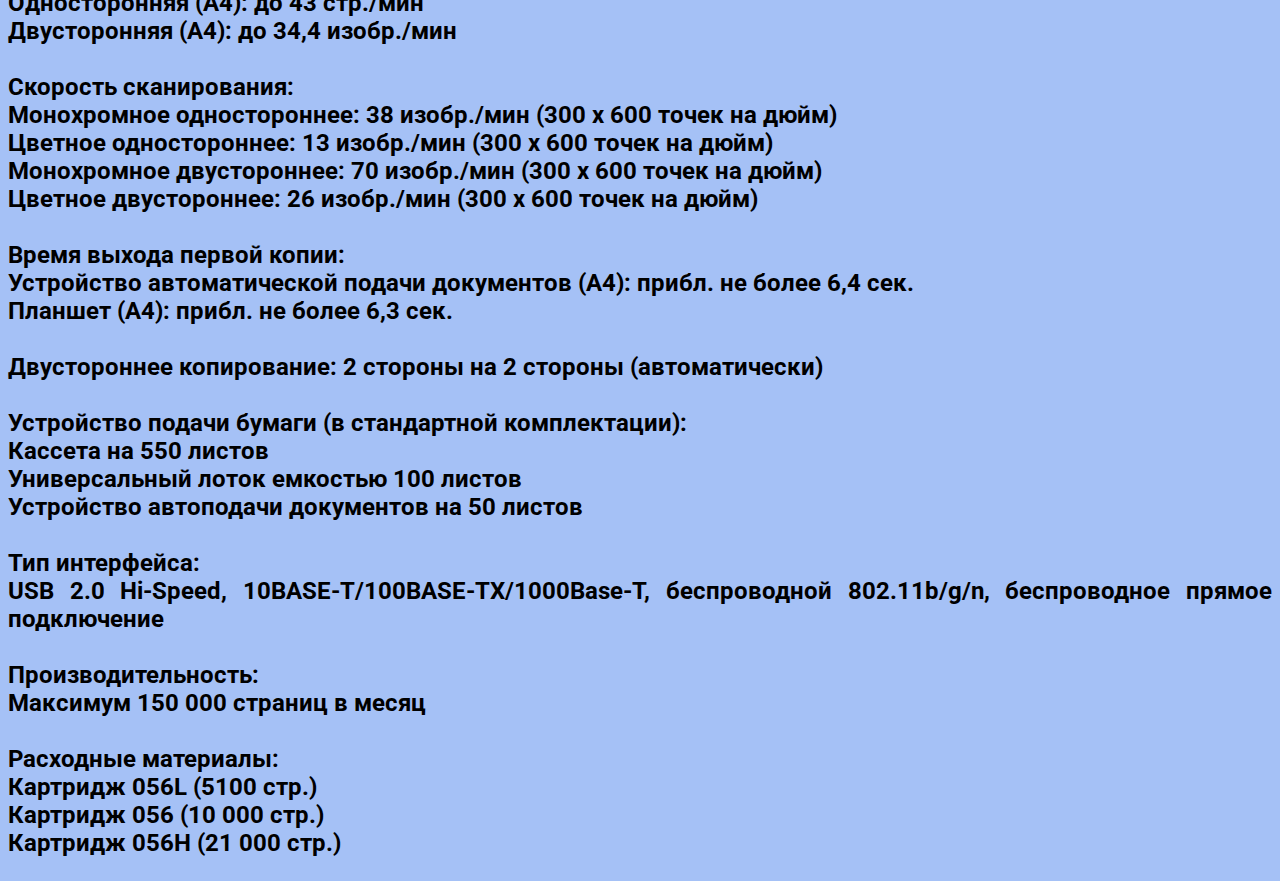
<file: canoni-sensysmf542x.html>
<!DOCTYPE html>

<html>


<head>
    <meta name="viewport" content="width=device-width, initial-scale=1">

    <link rel="preconnect" href="https://fonts.googleapis.com">
    <link rel="preconnect" href="https://fonts.gstatic.com" crossorigin>
    <link href="https://fonts.googleapis.com/css2?family=Roboto&display=swap" rel="stylesheet">
    <link rel="stylesheet" href="https://cdn.jsdelivr.net/npm/bootstrap@5.1.3/dist/css/bootstrap.min.css" integrity="sha384-1BmE4kWBq78iYhFldvKuhfTAU6auU8tT94WrHftjDbrCEXSU1oBoqyl2QvZ6jIW3" crossorigin="anonymous">
    <link rel="stylesheet" href="style.css">

    <style>
        body {
            background-color: rgba(165, 193, 246, 1);
        }
    </style>

</head>


<body>

    <div class="container">
        <h1>МНОГОФУНКЦИОНАЛЬНОЕ УСТРОЙСТВО ДЛЯ ОФИСА CANON i-SENSYS MF542x</h1>


        <div class="row flex-lg-row-reverse">
            <div class="img col-xs-12 col-lg-4">
                <img src="img/canoni-sensysmf542x-1.png">
            </div>
            <p class="col">
                В i-SENSYS MF542x используется однопроходное устройствоподачи документов для двустороннего сканированиясо скоростью до 70 изображений в минутув черно-белом или 26 изображений в минуту в цветном.Отсканированные файлы можно преобразовать в файлыразличных форматов, включая PDF с высоким сжатием иPDF с возможностью поиска (OCR).
                Используйте модульную систему от производителя uniFLOW или uniFLOW Online для полного учета и отчетности для данного устройства Canon для создания печати по запросу и маршрутизации заданий.
                Запасные части рассчитаны на весь срок службы машины,чтобы свести к минимуму потребность в профилактическом обслуживании и потенциально сократить количество обращений в службу поддержки.
                Универсальный картридж большой емкости помогает значительно снизить общие расходы на печать.
            
            </p>
        </div>
        <div class="row">
            <figure class="img col-xs-12 col-lg-4">
                <img src="img/canoni-sensysmf542x-2.png">
                <figcaption>45 000 руб. 00 коп.</figcaption>
            </figure>

            <p class="col">
                ТЕХНИЧЕСКИЕ ХАРАКТЕРИСТИКИ:<br>
                Тип устройства: Монохромное лазерное устройство 5 в 1<br>
                <br>
                Поддерживаемые функции: Печать, копирование, сканирование, отправка и факс<br>
                <br>
                Скорость печати:<br>
                Односторонняя: до 43 стр./мин (A4)<br>
                До 65,2 стр./мин (альбомная ориентация A5)<br>
                Двусторонняя: до 36,0 изобр./мин (A4)<br>
                <br>
                Скорость копирования:<br>
                Односторонняя (A4): до 43 стр./мин<br>
                Двусторонняя (A4): до 34,4 изобр./мин<br>
                <br>
                Скорость сканирования:<br>
                Монохромное одностороннее: 38 изобр./мин (300 x 600 точек на дюйм)<br>
                Цветное одностороннее: 13 изобр./мин (300 x 600 точек на дюйм)<br>
                Монохромное двустороннее: 70 изобр./мин (300 x 600 точек на дюйм)<br>
                Цветное двустороннее: 26 изобр./мин (300 x 600 точек на дюйм)<br>
                <br>
                Время выхода первой копии:<br>
                Устройство автоматической подачи документов (A4): прибл. не более 6,4 сек.<br>
                Планшет (A4): прибл. не более 6,3 сек.<br>
                <br>
                Двустороннее копирование: 2 стороны на 2 стороны (автоматически)<br>
                <br>
                Устройство подачи бумаги (в стандартной комплектации):<br>
                Кассета на 550 листов<br>
                Универсальный лоток емкостью 100 листов<br>
                Устройство автоподачи документов на 50 листов<br>
                <br>
                Тип интерфейса:<br>
                USB 2.0 Hi-Speed, 10BASE-T/100BASE-TX/1000Base-T, беспроводной 802.11b/g/n, беспроводное прямое подключение<br>
                <br>
                Производительность:<br>
                Максимум 150 000 страниц в месяц<br>
                <br>
                Расходные материалы:<br>
                Картридж 056L (5100 стр.)<br>
                Картридж 056 (10 000 стр.)<br>
                Картридж 056H (21 000 стр.)<br>
    
                            
            </p>
        </div>
        

    </div>

    
</body>


</html>
</file>
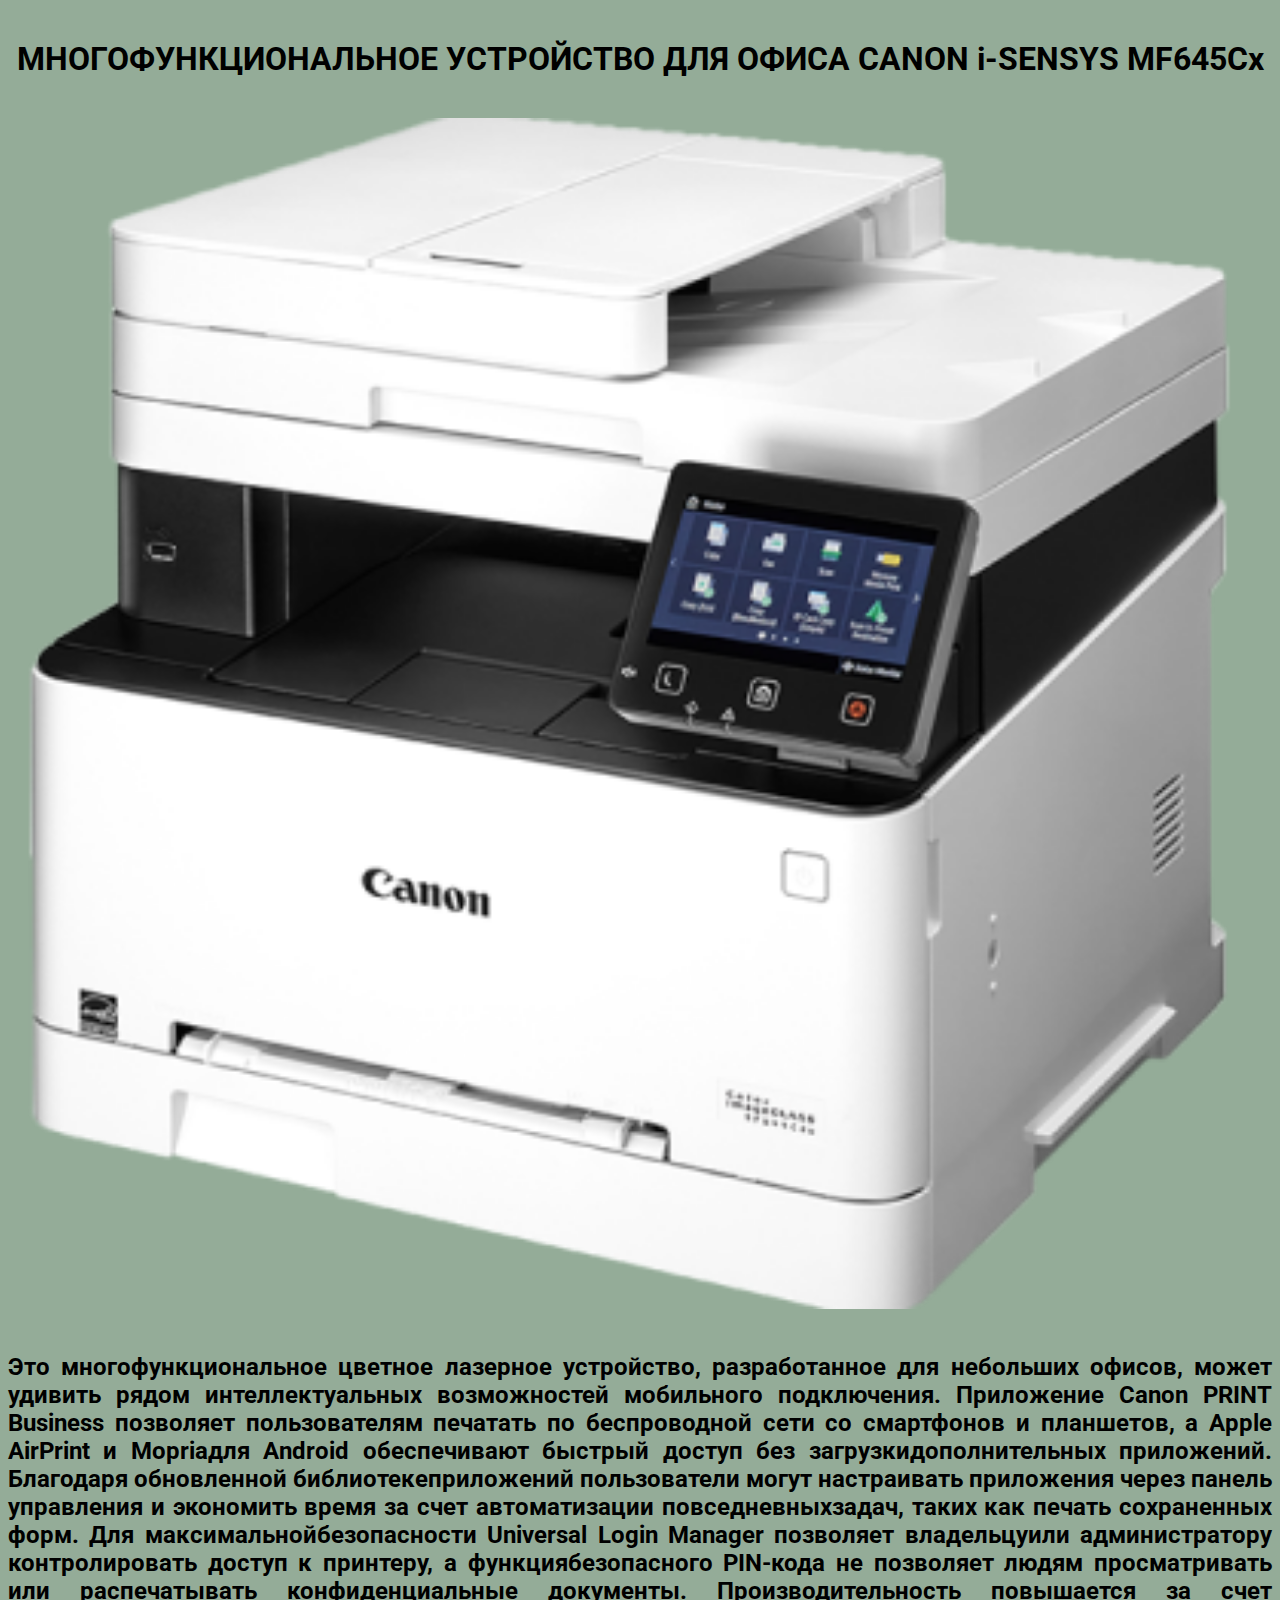
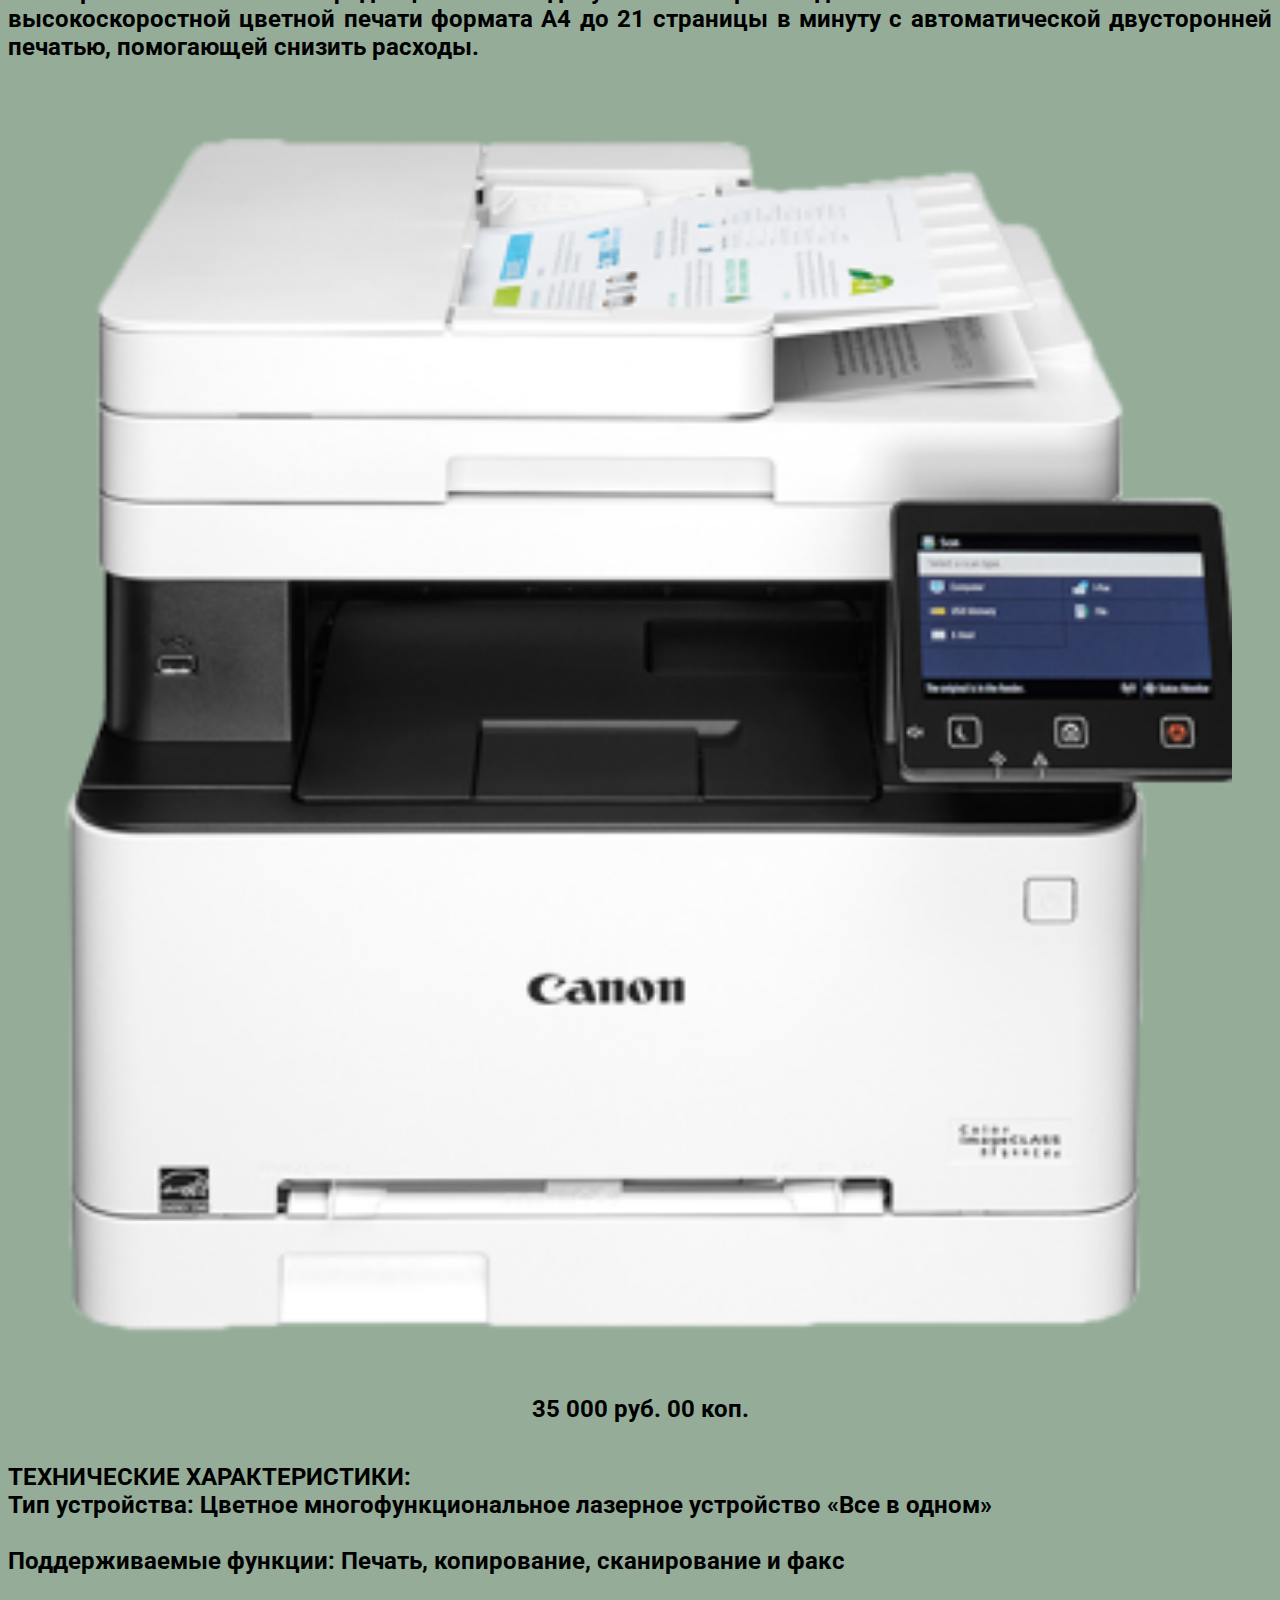
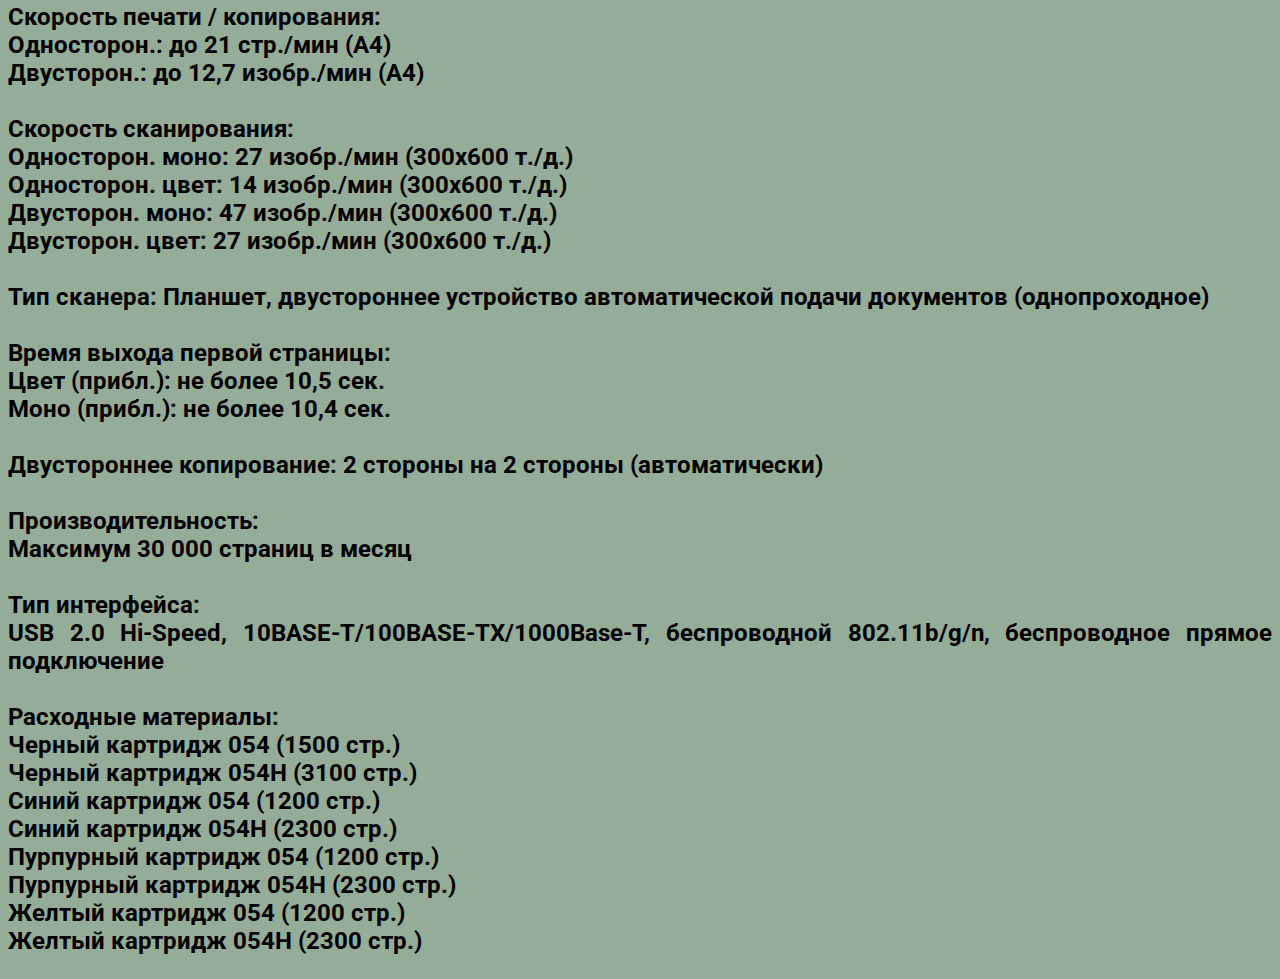
<file: canoni-sensysmf645cx.html>
<!DOCTYPE html>

<html>


<head>
    <meta name="viewport" content="width=device-width, initial-scale=1">

    <link rel="preconnect" href="https://fonts.googleapis.com">
    <link rel="preconnect" href="https://fonts.gstatic.com" crossorigin>
    <link href="https://fonts.googleapis.com/css2?family=Roboto&display=swap" rel="stylesheet">
    <link rel="stylesheet" href="https://cdn.jsdelivr.net/npm/bootstrap@5.1.3/dist/css/bootstrap.min.css" integrity="sha384-1BmE4kWBq78iYhFldvKuhfTAU6auU8tT94WrHftjDbrCEXSU1oBoqyl2QvZ6jIW3" crossorigin="anonymous">
    <link rel="stylesheet" href="style.css">

    <style>
        body {
            background-color: rgba(45, 93, 52, 0.51);
        }
    </style>

</head>


<body>

    <div class="container">
        <h1>МНОГОФУНКЦИОНАЛЬНОЕ УСТРОЙСТВО ДЛЯ ОФИСА CANON i-SENSYS MF645Cx</h1>

        <div class="row flex-lg-row-reverse">
            <div class="img col-xs-12 col-lg-4">
                <img src="img/canoni-sensysmf645cx-1.png">
            </div>
            <p class="col">
                Это многофункциональное цветное лазерное устройство, разработанное для небольших офисов, может удивить рядом интеллектуальных возможностей мобильного подключения. Приложение Canon PRINT Business позволяет пользователям печатать по беспроводной сети со смартфонов и планшетов, а Apple AirPrint и Mopriaдля Android обеспечивают быстрый доступ без загрузкидополнительных приложений. Благодаря обновленной библиотекеприложений пользователи могут настраивать приложения через панель управления и экономить время за счет автоматизации повседневныхзадач, таких как печать сохраненных форм. Для максимальнойбезопасности Universal Login Manager позволяет владельцуили администратору контролировать доступ к принтеру, а функциябезопасного PIN-кода не позволяет людям просматривать или распечатывать конфиденциальные документы. Производительность повышается за счет высокоскоростной цветной печати формата A4 до 21 страницы в минуту с автоматической двусторонней печатью, помогающей снизить расходы.
        
            </p>
        </div>
        <div class="row">
            <figure class="img col-xs-12 col-lg-4">
                <img src="img/canoni-sensysmf645cx-2.png">
                <figcaption>35 000 руб. 00 коп.</figcaption>
            </figure>
            <p class="col">
                ТЕХНИЧЕСКИЕ ХАРАКТЕРИСТИКИ:<br>
                Тип устройства: Цветное многофункциональное лазерное устройство «Все в одном»<br>
                <br>
                Поддерживаемые функции: Печать, копирование, сканирование и факс<br>
                <br>
                Скорость печати / копирования:<br>
                Односторон.: до 21 стр./мин (A4)<br>
                Двусторон.: до 12,7 изобр./мин (A4)<br>
                <br>
                Скорость сканирования:<br>
                Односторон. моно: 27 изобр./мин (300x600 т./д.)<br>
                Односторон. цвет: 14 изобр./мин (300x600 т./д.)<br>
                Двусторон. моно: 47 изобр./мин (300x600 т./д.)<br>
                Двусторон. цвет: 27 изобр./мин (300x600 т./д.)<br>
                <br>
                Тип сканера: Планшет, двустороннее устройство автоматической подачи документов (однопроходное)<br>
                <br>
                Время выхода первой страницы: <br>
                Цвет (прибл.): не более 10,5 сек.<br>
                Моно (прибл.): не более 10,4 сек.<br>
                <br>
                Двустороннее копирование: 2 стороны на 2 стороны (автоматически)<br>
                <br>
                Производительность:<br>
                Максимум 30 000 страниц в месяц<br>
                <br>
                Тип интерфейса:<br>
                USB 2.0 Hi-Speed, 10BASE-T/100BASE-TX/1000Base-T, беспроводной 802.11b/g/n, беспроводное прямое подключение<br>
                <br>
                Расходные материалы:<br>
                Черный картридж 054 (1500 стр.)<br>
                Черный картридж 054H (3100 стр.)<br>
                Синий картридж 054 (1200 стр.)<br>
                Синий картридж 054H (2300 стр.)<br>
                Пурпурный картридж 054 (1200 стр.)<br>
                Пурпурный картридж 054H (2300 стр.)<br>
                Желтый картридж 054 (1200 стр.)<br>
                Желтый картридж 054H (2300 стр.)<br>
    
    
                            
            </p>
        </div>
        

    </div>

    
</body>


</html>
</file>
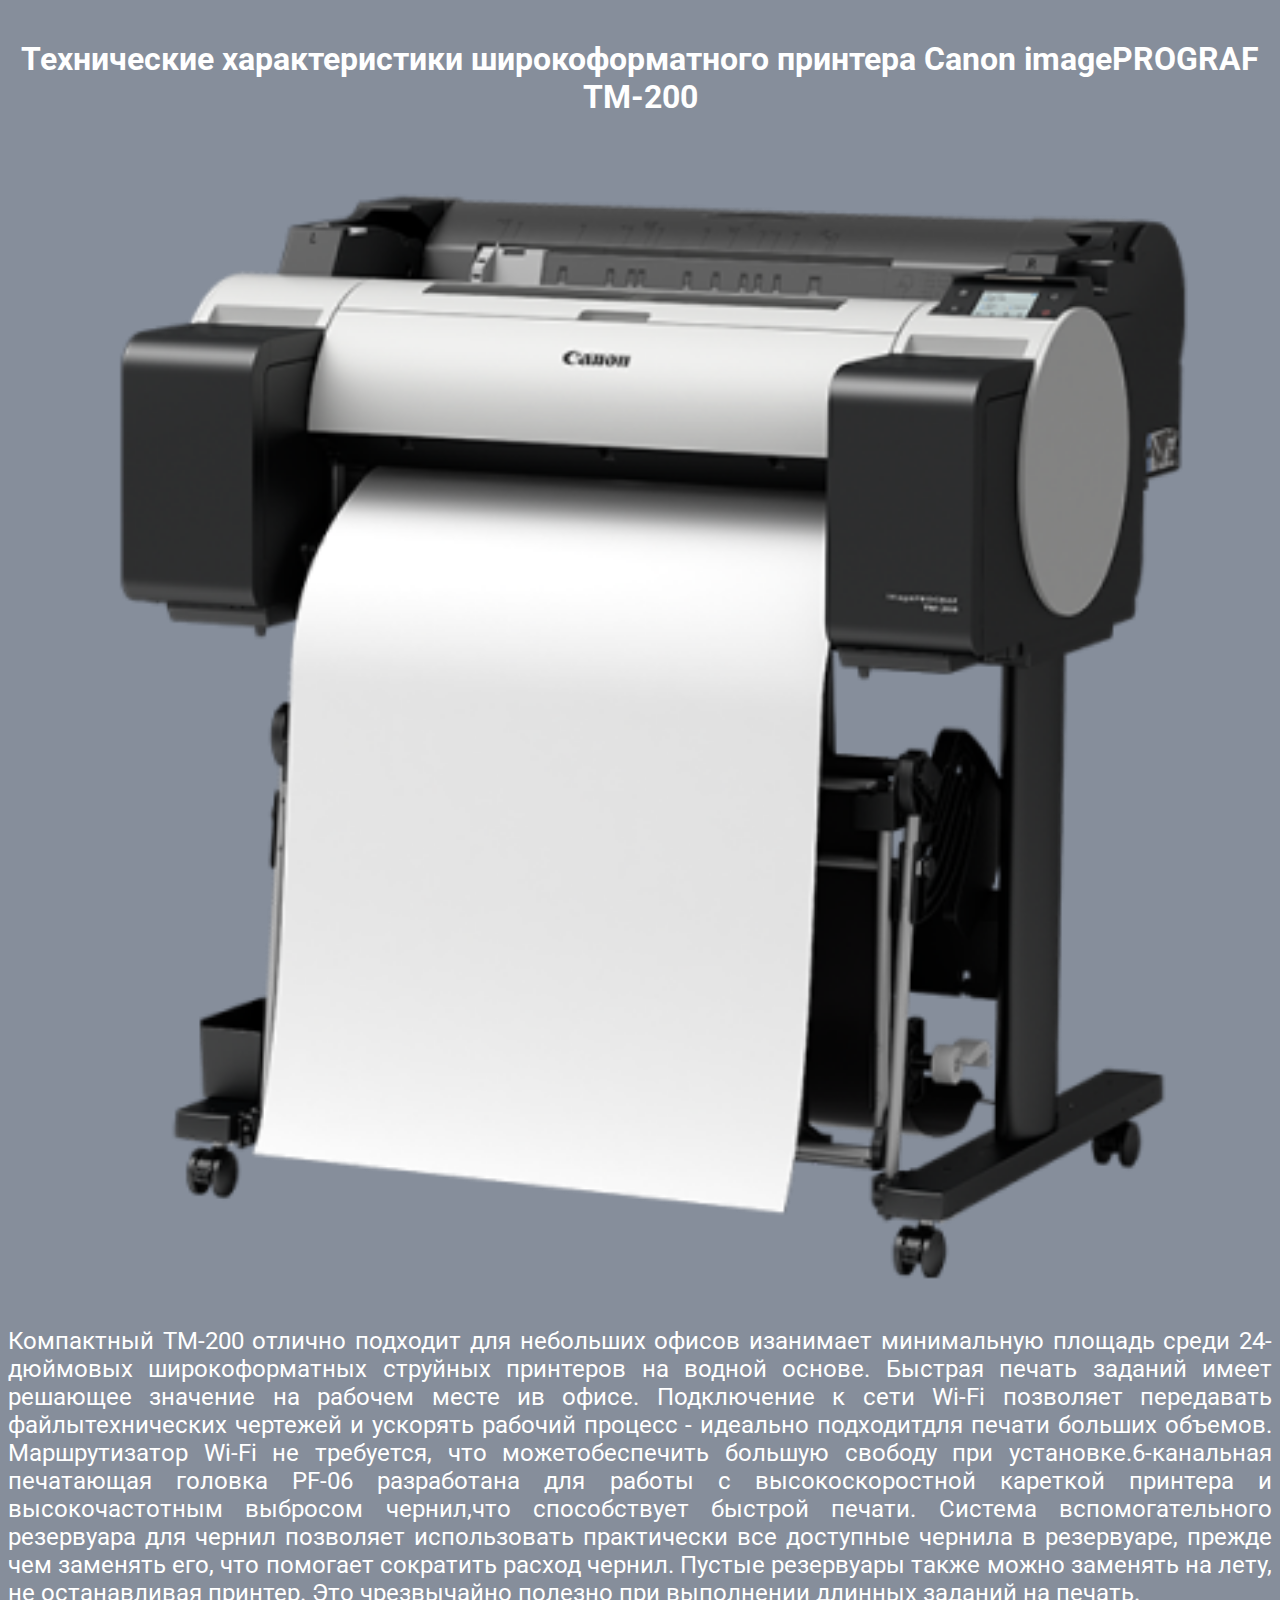
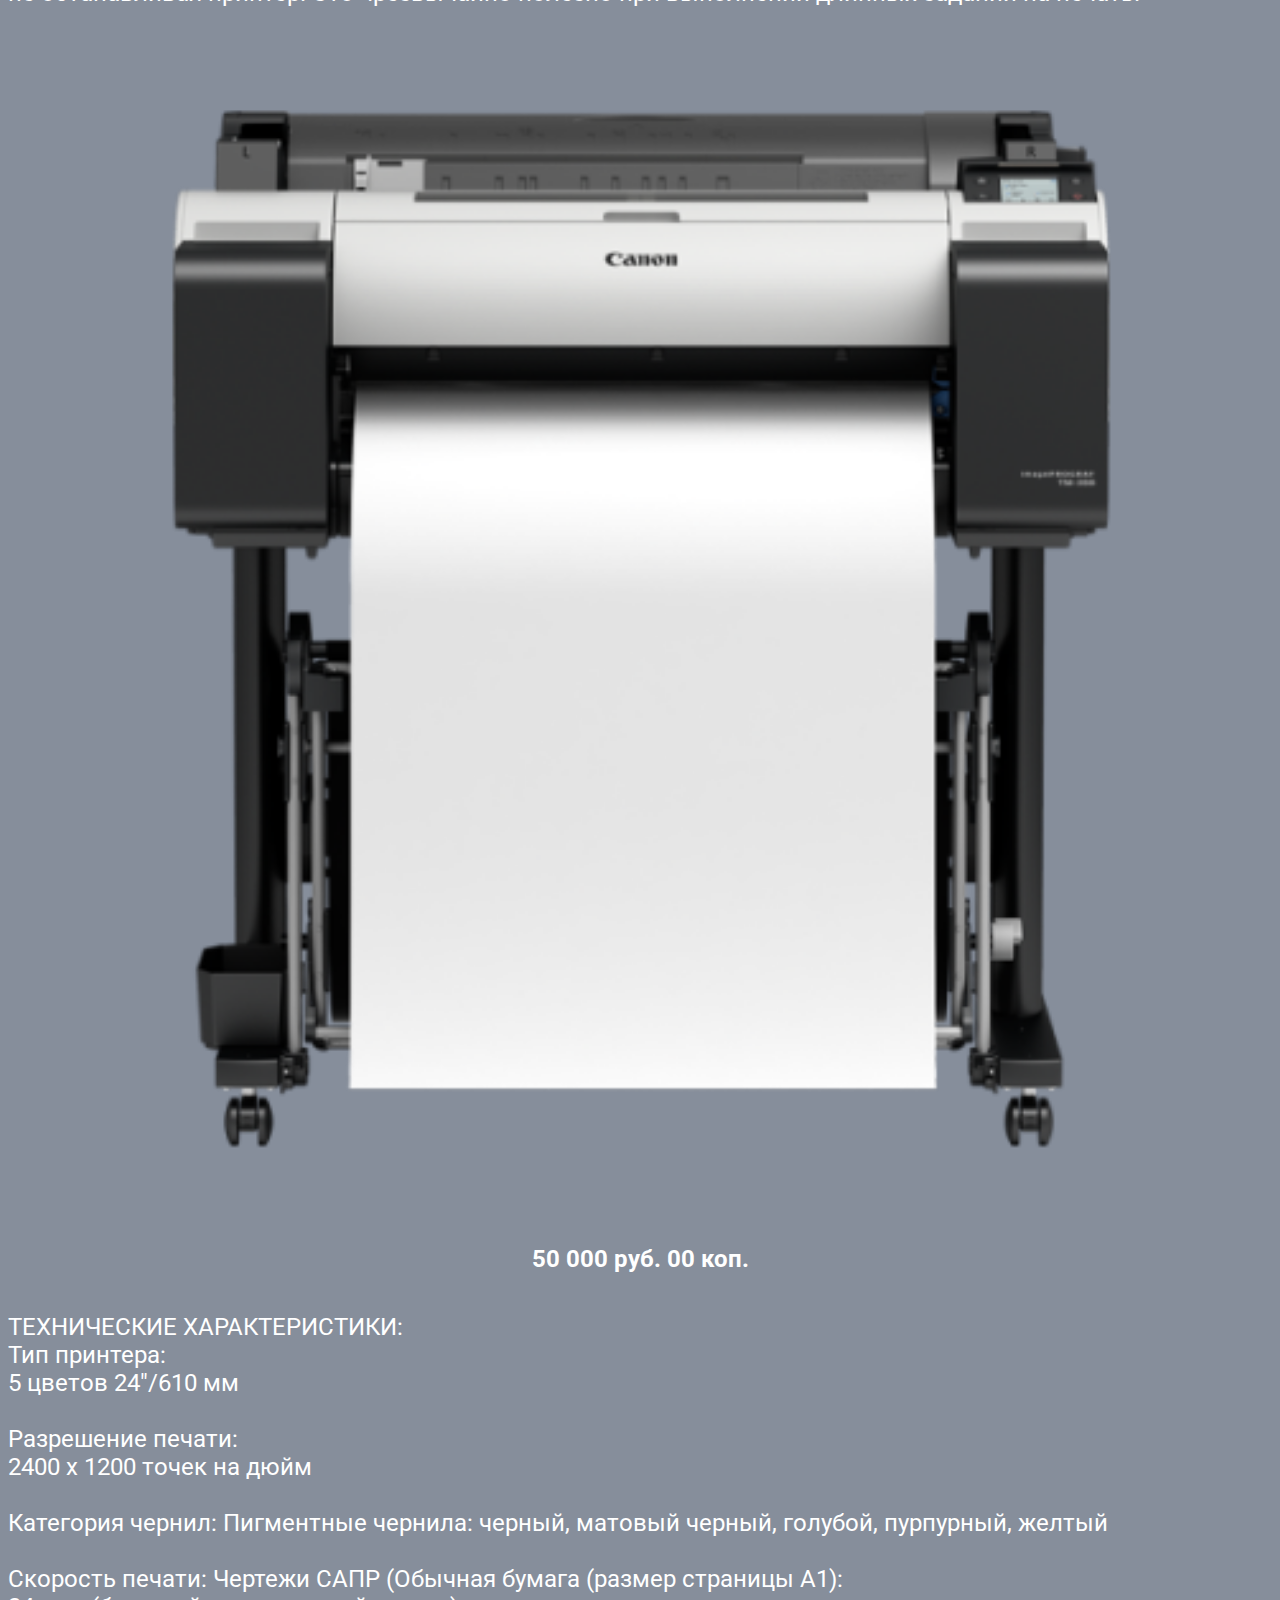
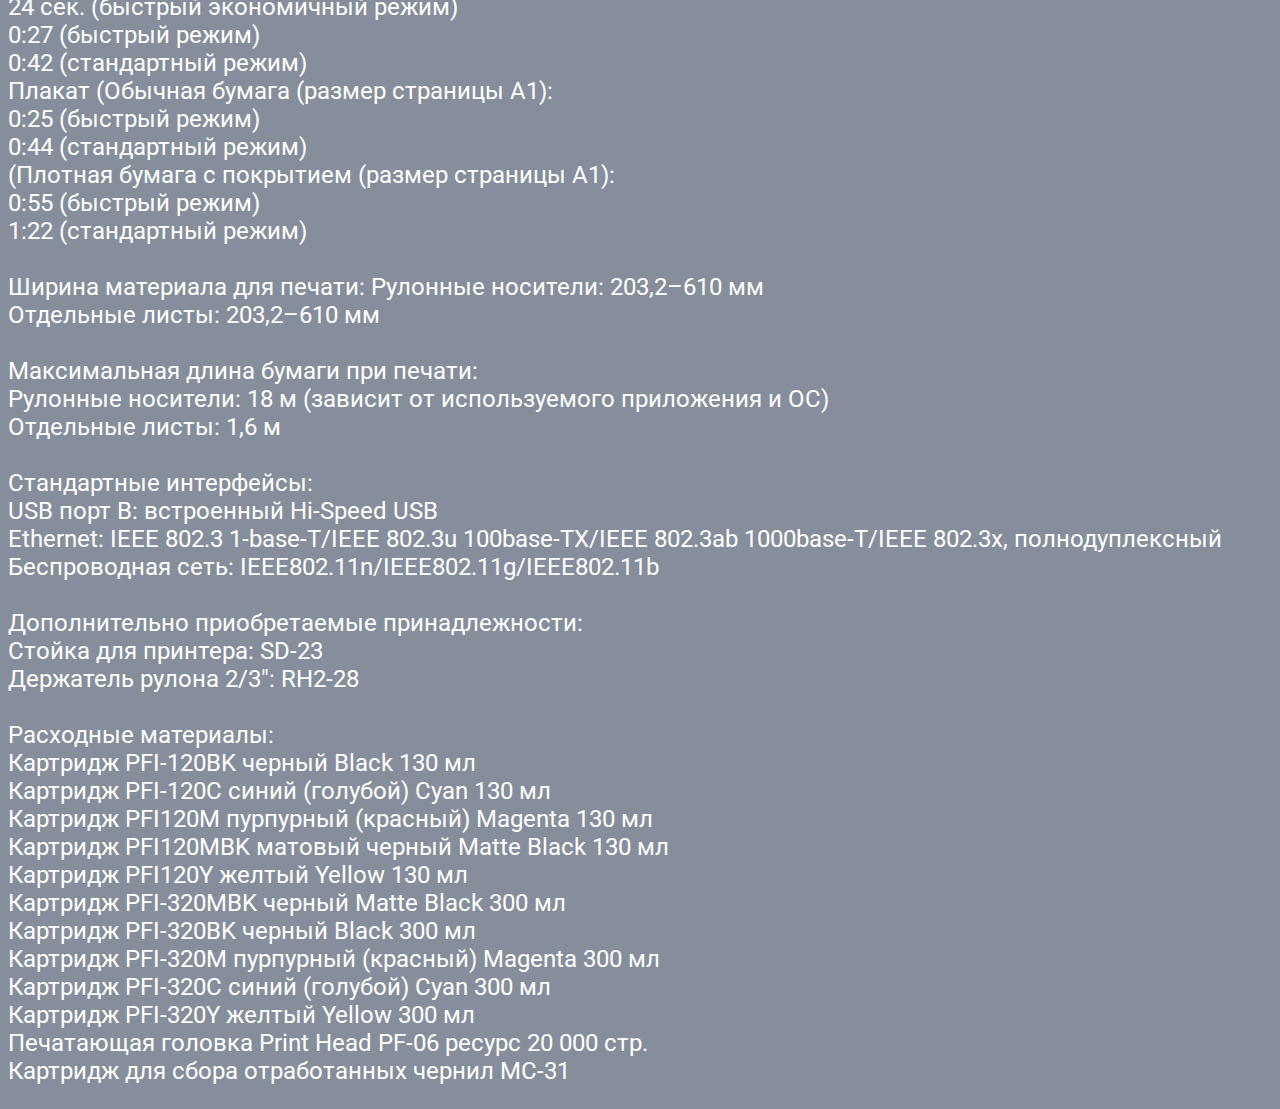
<file: canonimageprograftm-200.html>
<!DOCTYPE html>

<html>


<head>
    <meta name="viewport" content="width=device-width, initial-scale=1">

    <link rel="preconnect" href="https://fonts.googleapis.com">
    <link rel="preconnect" href="https://fonts.gstatic.com" crossorigin>
    <link href="https://fonts.googleapis.com/css2?family=Roboto&display=swap" rel="stylesheet">
    <link rel="stylesheet" href="https://cdn.jsdelivr.net/npm/bootstrap@5.1.3/dist/css/bootstrap.min.css" integrity="sha384-1BmE4kWBq78iYhFldvKuhfTAU6auU8tT94WrHftjDbrCEXSU1oBoqyl2QvZ6jIW3" crossorigin="anonymous">
    <link rel="stylesheet" href="style.css">

    <style>
        body {
            background-color: rgba(43, 56, 80, 0.57);
            color: white;
        }
        p {
            font-weight: normal;
        }
    </style>

</head>


<body>

    <div class="container">
        <h1>Технические характеристики широкоформатного принтера Canon imagePROGRAF TM-200</h1>

        <div class="row flex-lg-row-reverse">
            <div class="img col-xs-12 col-lg-4">
                <img src="img/canonimageprograftm-200-1.png">
            </div>
            <p class="col">
                Компактный TM-200 отлично подходит для небольших офисов изанимает минимальную площадь среди 24-дюймовых широкоформатных струйных принтеров на водной основе.
                Быстрая печать заданий имеет решающее значение на рабочем месте ив офисе. Подключение к сети Wi-Fi позволяет передавать файлытехнических чертежей и ускорять рабочий процесс - идеально подходитдля печати больших объемов. Маршрутизатор Wi-Fi не требуется, что можетобеспечить большую свободу при установке.6-канальная печатающая головка PF-06 разработана для работы с высокоскоростной кареткой принтера и высокочастотным выбросом чернил,что способствует быстрой печати.
                Система вспомогательного резервуара для чернил позволяет использовать практически все доступные чернила в резервуаре, прежде чем заменять его, что помогает сократить расход чернил. Пустые резервуары также можно заменять на лету, не останавливая принтер. Это чрезвычайно полезно при выполнении длинных заданий на печать. 
            
            </p>
        </div>
        <div class="row">
            <figure class="img col-xs-12 col-lg-4">
                <img src="img/canonimageprograftm-200-2.png">
                <figcaption>50 000 руб. 00 коп.</figcaption>
            </figure>

            <p class="col">
                ТЕХНИЧЕСКИЕ ХАРАКТЕРИСТИКИ:<br>
                Тип принтера:<br>
                5 цветов 24"/610 мм<br>
                <br>
                Разрешение печати:<br>
                2400 x 1200 точек на дюйм<br>
                <br>
                Категория чернил: Пигментные чернила: черный, матовый черный, голубой, пурпурный, желтый<br>
                <br>
                Скорость печати: Чертежи САПР (Обычная бумага (размер страницы A1):<br>
                24 сек. (быстрый экономичный режим)<br>
                0:27 (быстрый режим)<br>
                0:42 (стандартный режим)<br>
                Плакат (Обычная бумага (размер страницы A1):<br>
                0:25 (быстрый режим)<br>
                0:44 (стандартный режим)<br>
                (Плотная бумага с покрытием (размер страницы A1):<br>
                0:55 (быстрый режим)<br>
                1:22 (стандартный режим)<br>
                <br>
                Ширина материала для печати: Рулонные носители: 203,2–610 мм<br>
                Отдельные листы: 203,2–610 мм<br>
                <br>
                Максимальная длина бумаги при печати:<br>
                Рулонные носители: 18 м (зависит от используемого приложения и ОС)<br>
                Отдельные листы: 1,6 м<br>
                <br>
                Стандартные интерфейсы:<br>
                USB порт B: встроенный Hi-Speed USB<br>
                Ethernet: IEEE 802.3 1-base-T/IEEE 802.3u 100base-TX/IEEE 802.3ab 1000base-T/IEEE 802.3x, полнодуплексный<br>
                Беспроводная сеть: IEEE802.11n/IEEE802.11g/IEEE802.11b<br>
                <br>
                Дополнительно приобретаемые принадлежности:<br>
                Стойка для принтера: SD-23<br>
                Держатель рулона 2/3": RH2-28<br>
                <br>
                Расходные материалы:<br>
                Картридж PFI-120BK черный Black 130 мл<br>
                Картридж PFI-120C синий (голубой) Cyan 130 мл<br>
                Картридж PFI120M пурпурный (красный) Magenta 130 мл<br>
                Картридж PFI120MBK матовый черный Matte Black 130 мл <br>
                Картридж PFI120Y желтый Yellow 130 мл<br>
                Картридж PFI-320MBK черный Matte Black 300 мл<br>
                Картридж PFI-320BK черный Black 300 мл <br>
                Картридж PFI-320M пурпурный (красный) Magenta 300 мл<br>
                Картридж PFI-320C синий (голубой) Cyan 300 мл<br>
                Картридж PFI-320Y желтый Yellow 300 мл<br>
                Печатающая головка Print Head PF-06 ресурс 20 000 стр.<br>
                Картридж для сбора отработанных чернил MC-31<br>
    
    
            </p>
        </div>

        

    </div>

    
</body>


</html>
</file>
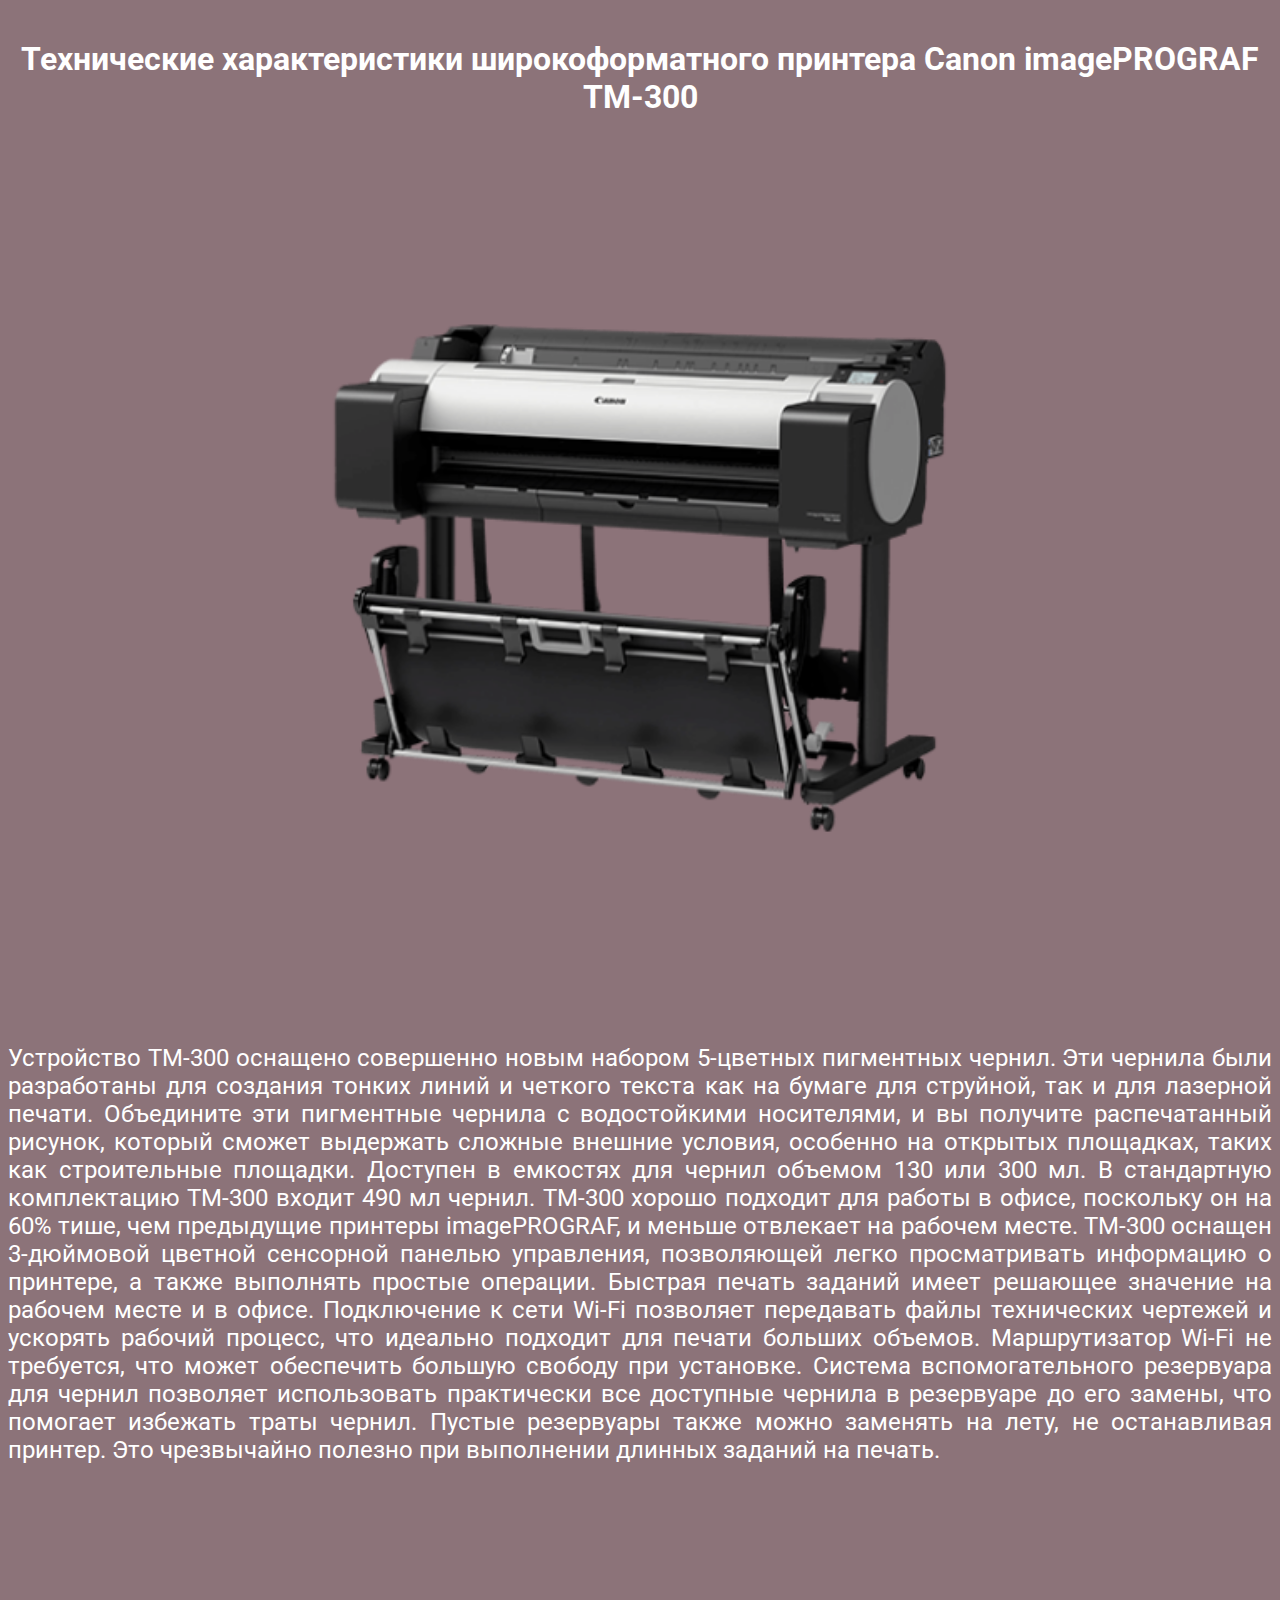
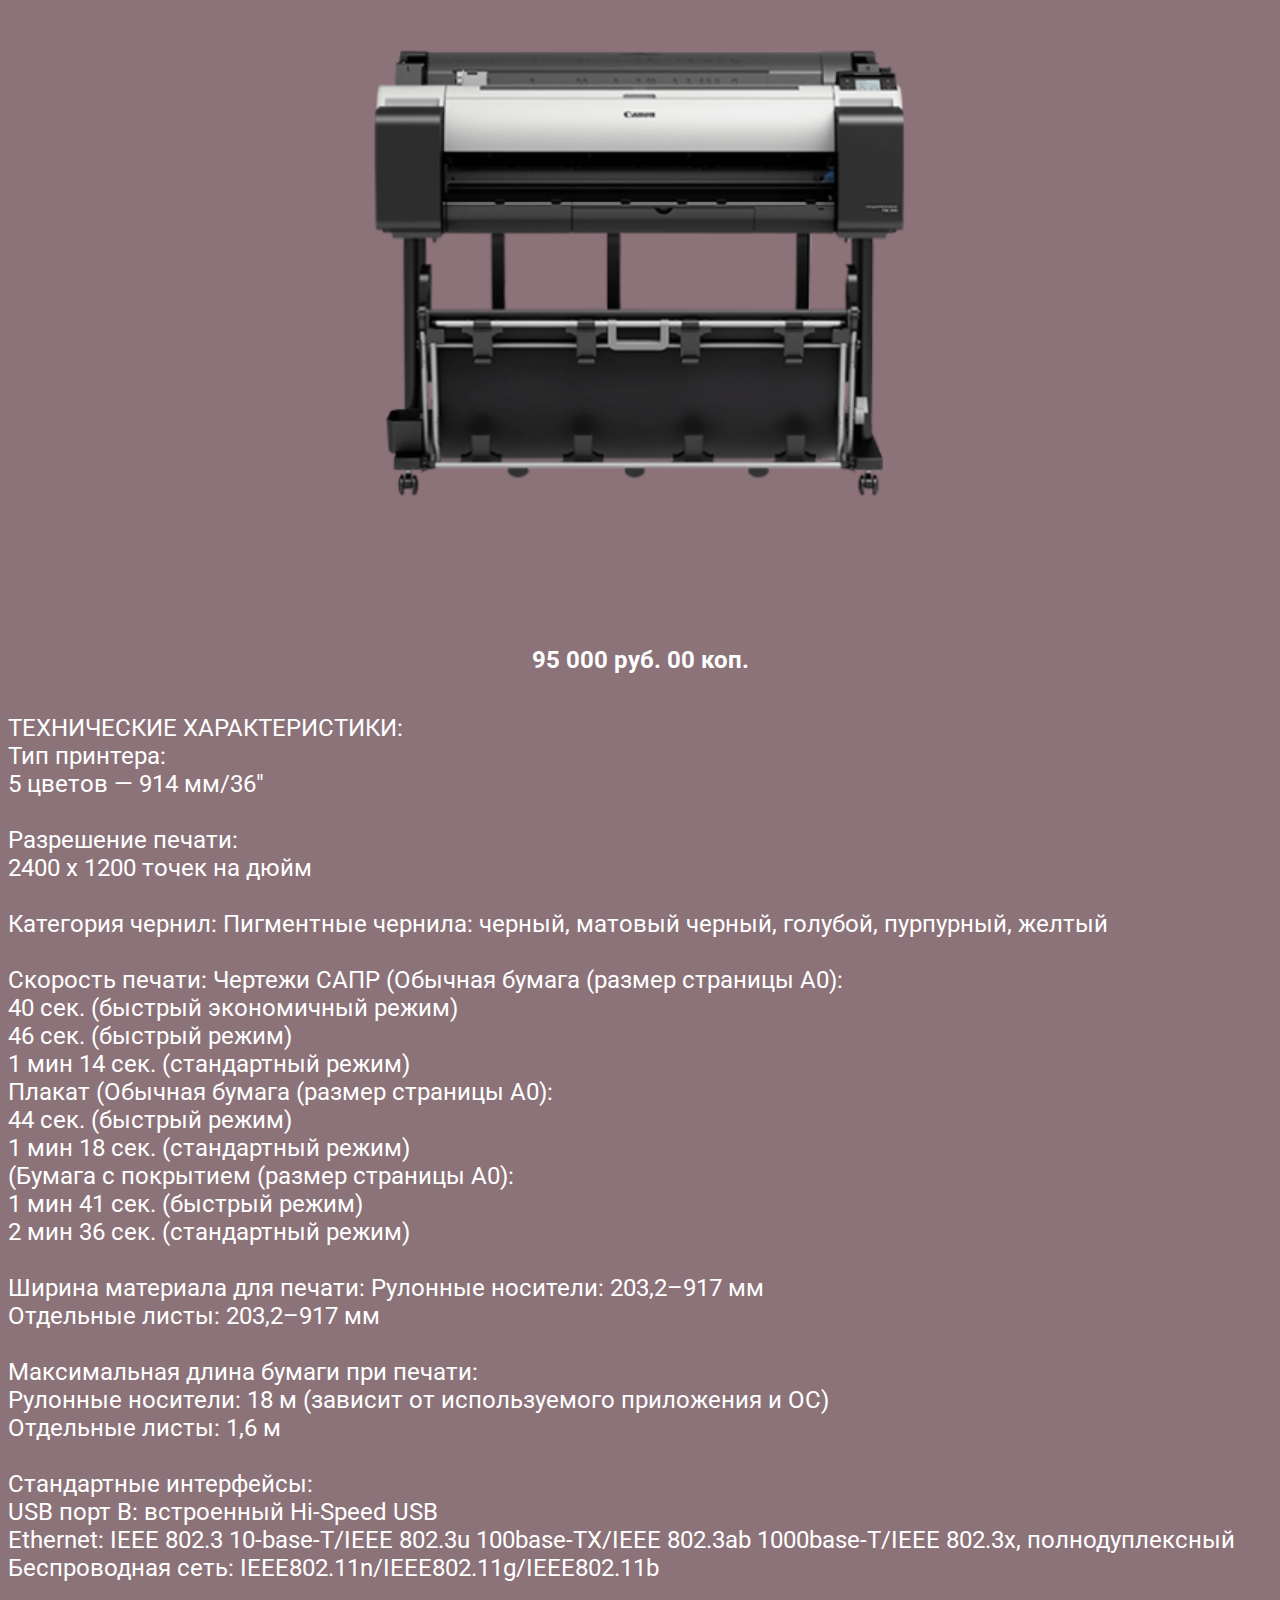
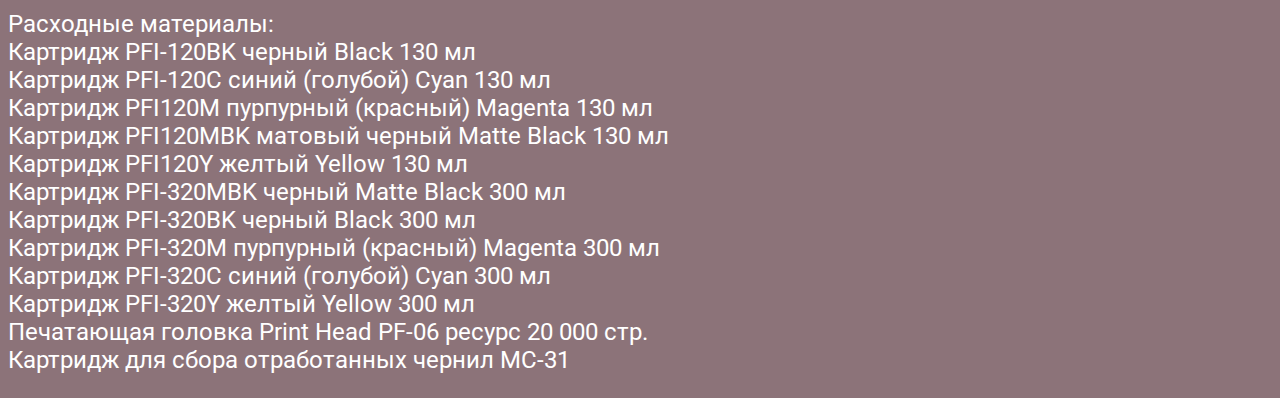
<file: canonimageprograftm-300.html>
<!DOCTYPE html>

<html>


<head>
    <meta name="viewport" content="width=device-width, initial-scale=1">

    <link rel="preconnect" href="https://fonts.googleapis.com">
    <link rel="preconnect" href="https://fonts.gstatic.com" crossorigin>
    <link href="https://fonts.googleapis.com/css2?family=Roboto&display=swap" rel="stylesheet">
    <link rel="stylesheet" href="https://cdn.jsdelivr.net/npm/bootstrap@5.1.3/dist/css/bootstrap.min.css" integrity="sha384-1BmE4kWBq78iYhFldvKuhfTAU6auU8tT94WrHftjDbrCEXSU1oBoqyl2QvZ6jIW3" crossorigin="anonymous">
    <link rel="stylesheet" href="style.css">

    <style>
        body {
            background-color: rgba(80, 43, 52, 0.66);
            color: white;
        }
        p {
            font-weight: normal;
        }
    </style>

</head>


<body>

    <div class="container">
        <h1>Технические характеристики широкоформатного принтера Canon imagePROGRAF TM-300</h1>


        <div class="row flex-lg-row-reverse">
            <div class="img col-xs-12 col-lg-4">
                <img src="img/canonimageprograftm-300-1.png">
            </div>
            <p class="col">
                Устройство TM-300 оснащено совершенно новым набором 5-цветных пигментных чернил. Эти чернила были разработаны для создания тонких линий и четкого текста как на бумаге для струйной, так и для лазерной печати. Объедините эти пигментные чернила с водостойкими носителями, и вы получите распечатанный рисунок, который сможет выдержать сложные внешние условия, особенно на открытых площадках, таких как строительные площадки. Доступен в емкостях для чернил объемом 130 или 300 мл. В стандартную комплектацию TM-300 входит 490 мл чернил.
                TM-300 хорошо подходит для работы в офисе, поскольку он на 60% тише, чем предыдущие принтеры imagePROGRAF, и меньше отвлекает на рабочем месте.
                TM-300 оснащен 3-дюймовой цветной сенсорной панелью управления, позволяющей легко просматривать информацию о принтере, а также выполнять простые операции.
                Быстрая печать заданий имеет решающее значение на рабочем месте и в офисе. Подключение к сети Wi-Fi позволяет передавать файлы технических чертежей и ускорять рабочий процесс, что идеально подходит для печати больших объемов. Маршрутизатор Wi-Fi не требуется, что может обеспечить большую свободу при установке.
                Система вспомогательного резервуара для чернил позволяет использовать практически все доступные чернила в резервуаре до его замены, что помогает избежать траты чернил. Пустые резервуары также можно заменять на лету, не останавливая принтер. Это чрезвычайно полезно при выполнении длинных заданий на печать.
            
            </p>
        </div>
        <div class="row">
            <figure class="img col-xs-12 col-lg-4">
                <img src="img/canonimageprograftm-300-2.png">
                <figcaption>95 000 руб. 00 коп.</figcaption>
            </figure>

            <p class="col">
                ТЕХНИЧЕСКИЕ ХАРАКТЕРИСТИКИ:<br>
                Тип принтера:<br>
                5 цветов — 914 мм/36"<br>
                <br>
                Разрешение печати:<br>
                2400 x 1200 точек на дюйм<br>
                <br>
                Категория чернил: Пигментные чернила: черный, матовый черный, голубой, пурпурный, желтый<br>
                <br>
                Скорость печати: Чертежи САПР (Обычная бумага (размер страницы A0):<br>
                40 сек. (быстрый экономичный режим)<br>
                46 сек. (быстрый режим)<br>
                1 мин 14 сек. (стандартный режим)<br>
                Плакат (Обычная бумага (размер страницы A0):<br>
                44 сек. (быстрый режим)<br>
                1 мин 18 сек. (стандартный режим)<br>
                (Бумага с покрытием (размер страницы A0):<br>
                1 мин 41 сек. (быстрый режим)<br>
                2 мин 36 сек. (стандартный режим)<br>
                <br>
                Ширина материала для печати: Рулонные носители: 203,2–917 мм<br>
                Отдельные листы: 203,2–917 мм<br>
                <br>
                Максимальная длина бумаги при печати:<br>
                Рулонные носители: 18 м (зависит от используемого приложения и ОС)<br>
                Отдельные листы: 1,6 м<br>
                <br>
                Стандартные интерфейсы:<br>
                USB порт B: встроенный Hi-Speed USB<br>
                Ethernet: IEEE 802.3 10-base-T/IEEE 802.3u 100base-TX/IEEE 802.3ab 1000base-T/IEEE 802.3x, полнодуплексный<br>
                Беспроводная сеть: IEEE802.11n/IEEE802.11g/IEEE802.11b<br>
                <br>
                Расходные материалы:<br>
                Картридж PFI-120BK черный Black 130 мл<br>
                Картридж PFI-120C синий (голубой) Cyan 130 мл<br>
                Картридж PFI120M пурпурный (красный) Magenta 130 мл<br>
                Картридж PFI120MBK матовый черный Matte Black 130 мл <br>
                Картридж PFI120Y желтый Yellow 130 мл<br>
                Картридж PFI-320MBK черный Matte Black 300 мл<br>
                Картридж PFI-320BK черный Black 300 мл <br>
                Картридж PFI-320M пурпурный (красный) Magenta 300 мл<br>
                Картридж PFI-320C синий (голубой) Cyan 300 мл<br>
                Картридж PFI-320Y желтый Yellow 300 мл<br>
                Печатающая головка Print Head PF-06 ресурс 20 000 стр.<br>
                Картридж для сбора отработанных чернил MC-31<br>
    
    
    
            </p>
        </div>
        

    </div>

    
</body>


</html>
</file>
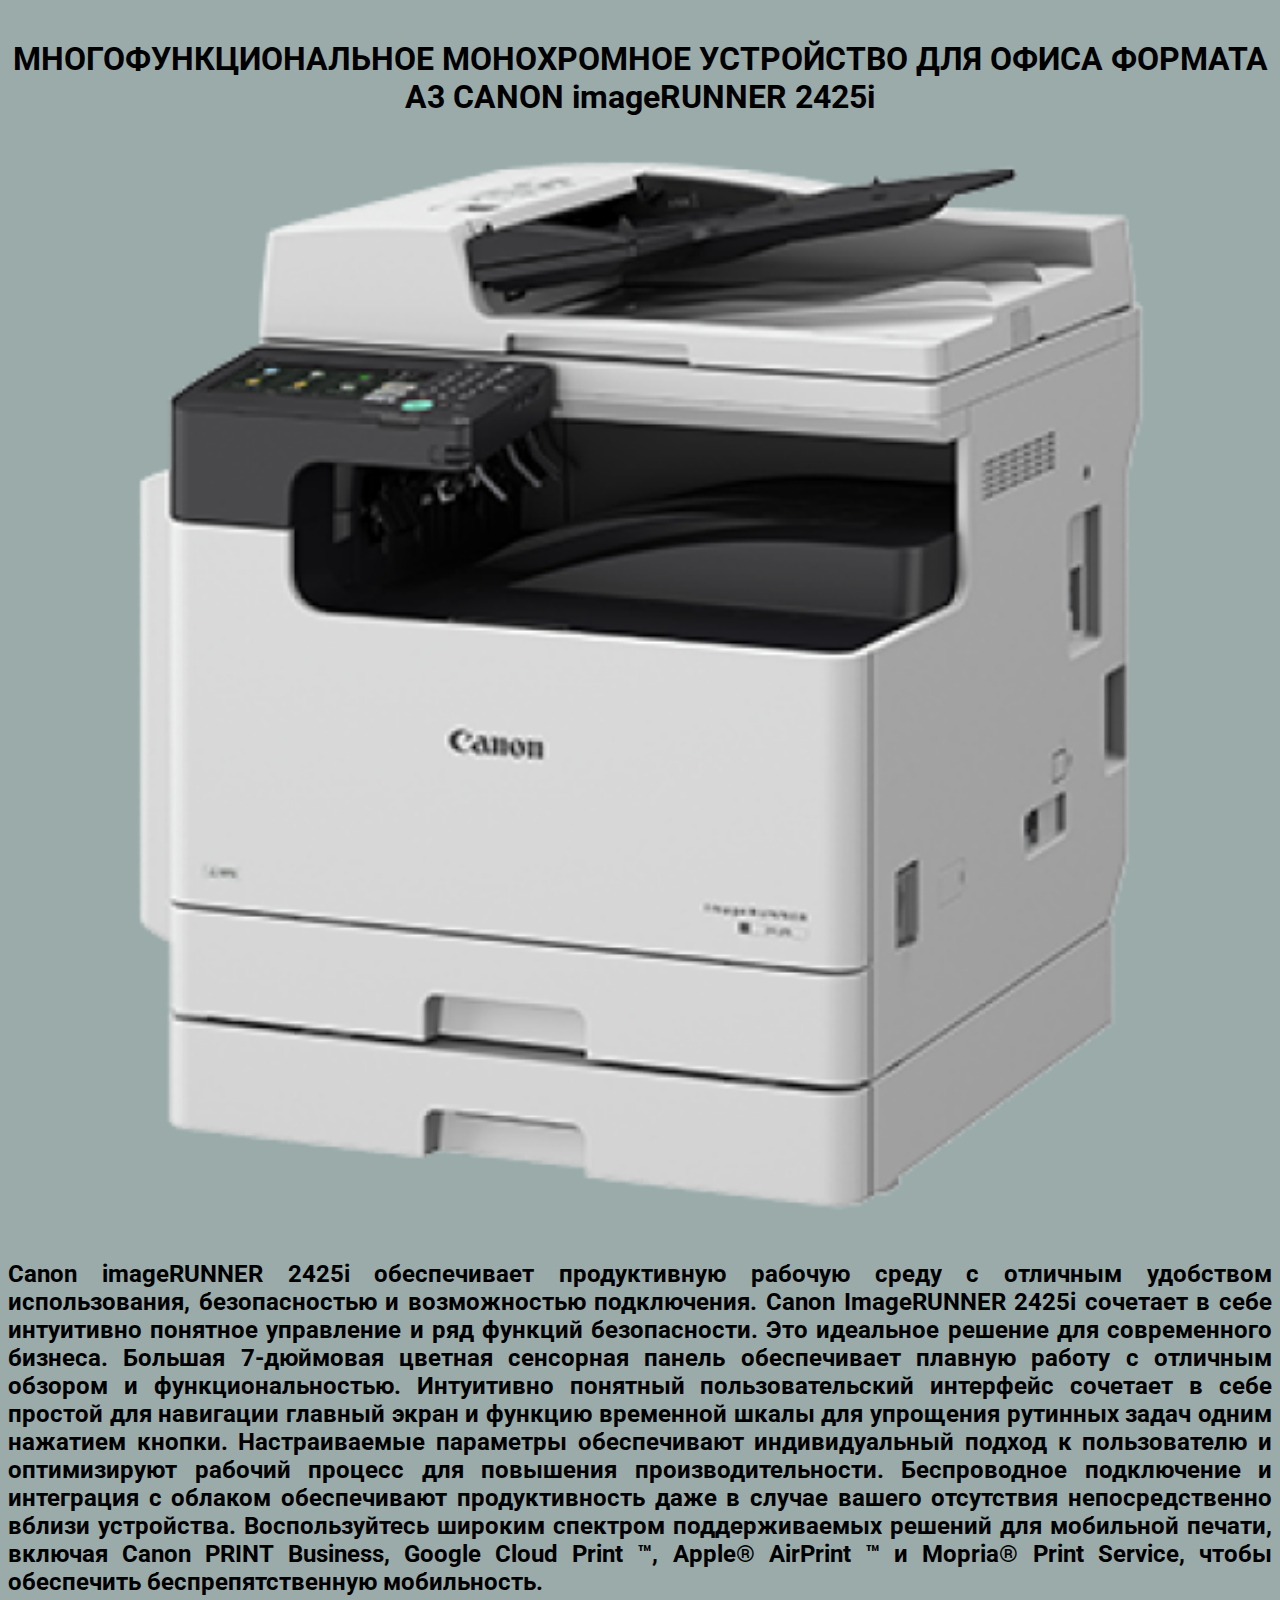
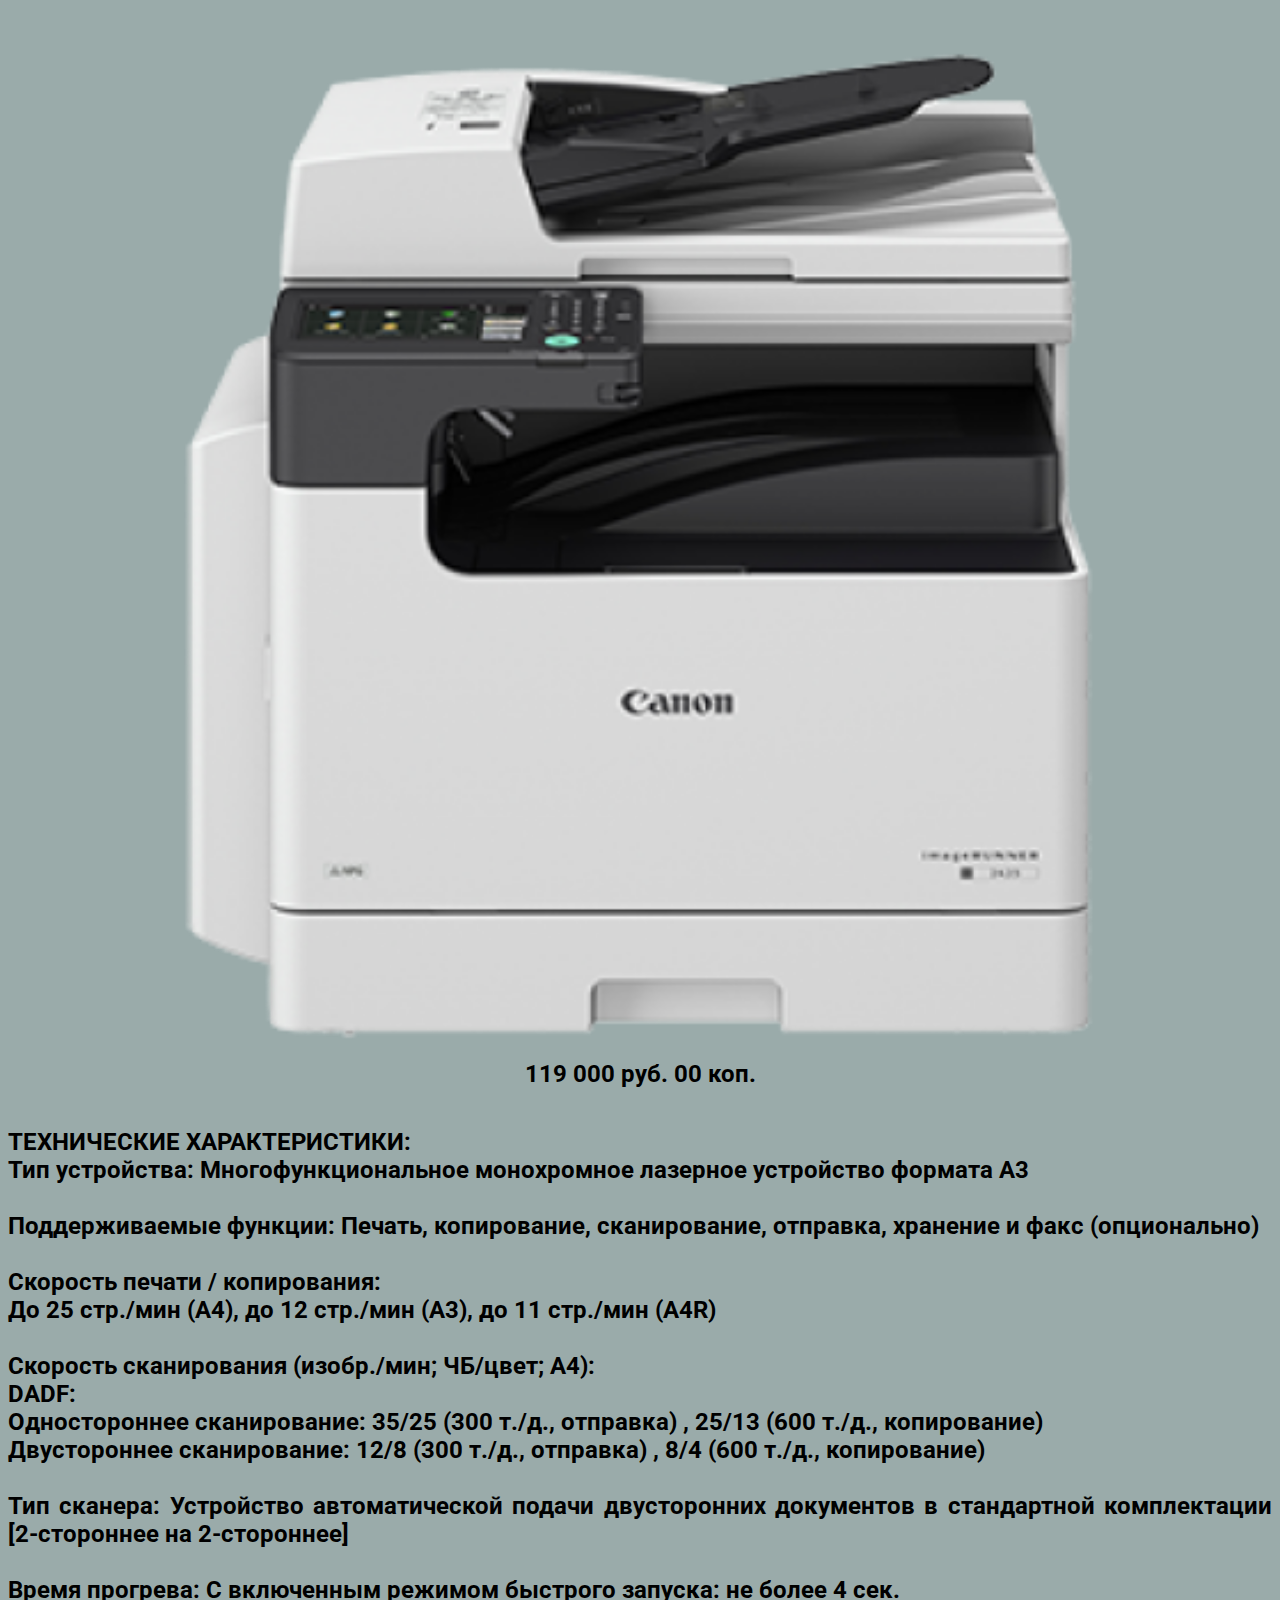
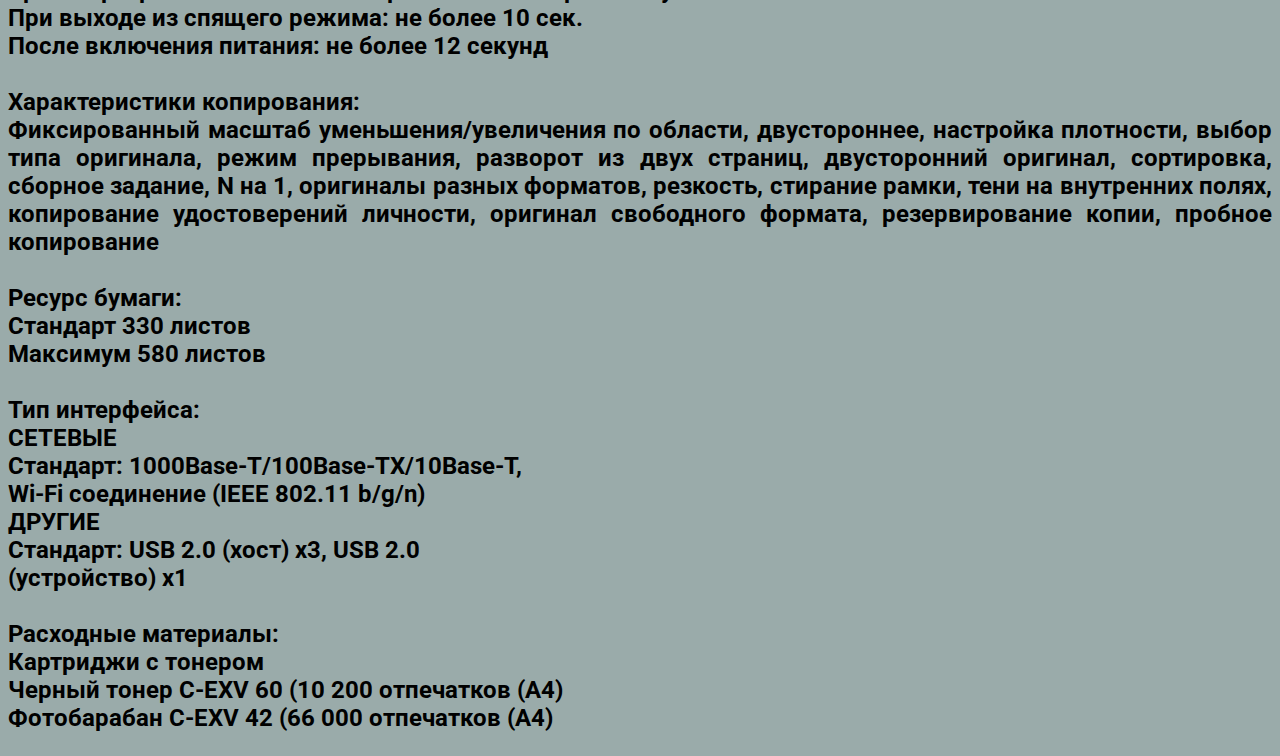
<file: canonimagerunner2425i.html>
<!DOCTYPE html>

<html>


<head>
    <meta name="viewport" content="width=device-width, initial-scale=1">

    <link rel="preconnect" href="https://fonts.googleapis.com">
    <link rel="preconnect" href="https://fonts.gstatic.com" crossorigin>
    <link href="https://fonts.googleapis.com/css2?family=Roboto&display=swap" rel="stylesheet">
    <link rel="stylesheet" href="https://cdn.jsdelivr.net/npm/bootstrap@5.1.3/dist/css/bootstrap.min.css" integrity="sha384-1BmE4kWBq78iYhFldvKuhfTAU6auU8tT94WrHftjDbrCEXSU1oBoqyl2QvZ6jIW3" crossorigin="anonymous">
    <link rel="stylesheet" href="style.css">

    <style>
        body {
            background-color: rgba(43, 80, 77, 0.48);
        }
    </style>

</head>


<body>

    <div class="container">
        <h1>МНОГОФУНКЦИОНАЛЬНОЕ МОНОХРОМНОЕ УСТРОЙСТВО ДЛЯ ОФИСА ФОРМАТА А3 CANON imageRUNNER 2425i</h1>


        <div class="row flex-lg-row-reverse">
            <div class="img col-xs-12 col-lg-4">
                <img src="img/canonimagerunner2425i-1.png">
            </div>
            <p class="col">
                Canon imageRUNNER 2425i обеспечивает продуктивную рабочую среду с отличным удобством использования, безопасностью и возможностью подключения. Canon ImageRUNNER 2425i сочетает в себе интуитивно понятное управление и ряд функций безопасности. Это идеальное решение для современного бизнеса.
                Большая 7-дюймовая цветная сенсорная панель обеспечивает плавную работу с отличным обзором и функциональностью. Интуитивно понятный пользовательский интерфейс сочетает в себе простой для навигации главный экран и функцию временной шкалы для упрощения рутинных задач одним нажатием кнопки. Настраиваемые параметры обеспечивают индивидуальный подход к пользователю и оптимизируют рабочий процесс для повышения производительности.
                Беспроводное подключение и интеграция с облаком обеспечивают продуктивность даже в случае вашего отсутствия непосредственно вблизи устройства. Воспользуйтесь широким спектром поддерживаемых решений для мобильной печати, включая Canon PRINT Business, Google Cloud Print ™, Apple® AirPrint ™ и Mopria® Print Service, чтобы обеспечить беспрепятственную мобильность.
            
            </p>
        </div>
        <div class="row">
            <figure class="img col-xs-12 col-lg-4">
                <img src="img/canonimagerunner2425i-2.png">
                <figcaption>119 000 руб. 00 коп.</figcaption>
            </figure>

            <p class="col">
                ТЕХНИЧЕСКИЕ ХАРАКТЕРИСТИКИ:<br>
                Тип устройства: Многофункциональное монохромное лазерное устройство формата A3<br>
                <br>
                Поддерживаемые функции: Печать, копирование, сканирование, отправка, хранение и факс (опционально)<br>
                <br>
                Скорость печати / копирования:<br>
                До 25 стр./мин (A4), до 12 стр./мин (A3), до 11 стр./мин (A4R)<br>
                <br>
                Скорость сканирования (изобр./мин; ЧБ/цвет; A4):<br>
                DADF:<br>
                Одностороннее сканирование: 35/25 (300 т./д., отправка) , 25/13 (600 т./д., копирование)<br>
                Двустороннее сканирование: 12/8 (300 т./д., отправка) , 8/4 (600 т./д., копирование)<br>
                <br>
                Тип сканера: Устройство автоматической подачи двусторонних документов в стандартной комплектации [2-стороннее на 2-стороннее]<br>
                <br>
                Время прогрева: С включенным режимом быстрого запуска: не более 4 сек.<br>
                При выходе из спящего режима: не более 10 сек.<br>
                После включения питания: не более 12 секунд<br>
                <br>
                Характеристики копирования:<br>
                Фиксированный масштаб уменьшения/увеличения по области, двустороннее, настройка плотности, выбор типа оригинала, режим прерывания, разворот из двух страниц, двусторонний оригинал, сортировка, сборное задание, N на 1, оригиналы разных форматов, резкость, стирание рамки, тени на внутренних полях, копирование удостоверений личности, оригинал свободного формата, резервирование копии, пробное копирование<br>
                <br>
                Ресурс бумаги: <br>
                Стандарт 330 листов<br>
                Максимум 580 листов<br>
                <br>
                Тип интерфейса: <br>
                СЕТЕВЫЕ<br>
                Стандарт: 1000Base-T/100Base-TX/10Base-T,<br>
                Wi-Fi соединение (IEEE 802.11 b/g/n)<br>
                ДРУГИЕ<br>
                Стандарт: USB 2.0 (хост) x3, USB 2.0<br>
                (устройство) x1<br>
                <br>
                Расходные материалы:<br>
                Картриджи с тонером<br>
                Черный тонер C-EXV 60 (10 200 отпечатков (A4)<br>
                Фотобарабан C-EXV 42 (66 000 отпечатков (А4)<br>
    
            </p>
        </div>
        

    </div>

    
</body>


</html>
</file>
<file: style.css>
body {
    font-family: 'Roboto', sans-serif;
    background-color: rgba(165, 202, 246, 1);
}
h1 {
    font-size: 24pt;
    font-weight: bold;
    text-align: center;
    margin-top: 40px;
}
p {
    font-weight: bold;
    font-size: 18pt;
    margin-top: 40px;
    text-align: justify;
}
.img img {
    width: 100%;
}
.img figcaption {
    text-align: center;
    font-weight: bold;
    font-size: 18pt;
}

.row {
    margin-top: 40px;
}
</file>
